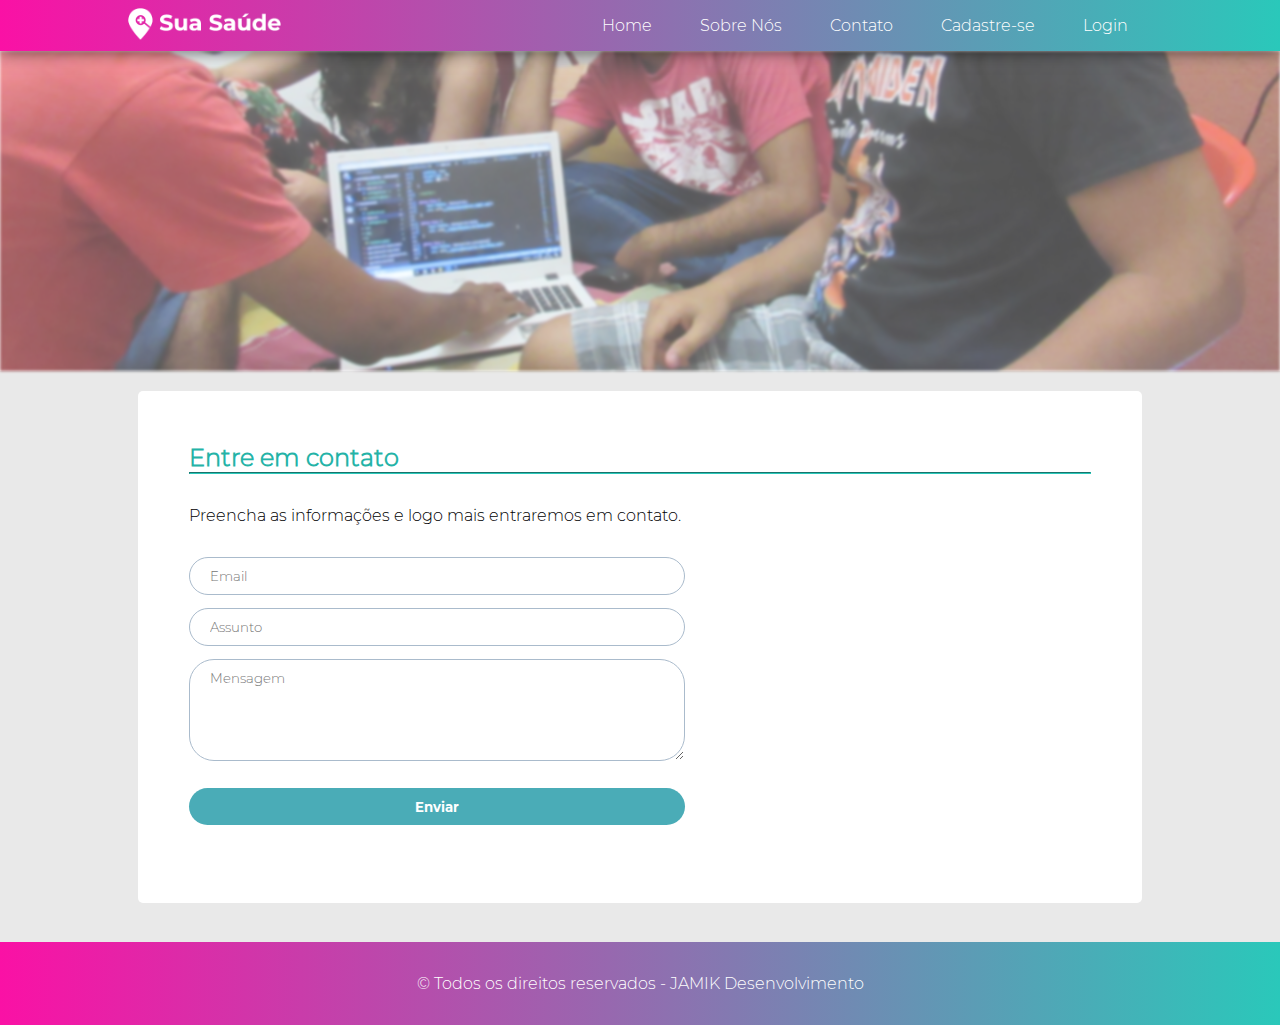
<file: Contato.html>
<!DOCTYPE html>
<html lang="pt-br">
    <head>
        <meta charset="UTF-8">
        <meta name="viewport" content="width=device-width, initial-scale=1.0, maximum-scale=1, user-scalable=no">
        <meta http-equiv="X-UA-Compatible" content="ie=edge">
        
        <link rel="shortcut icon" href="img/favicon.png" type="image/x-icon">        
        <link rel="stylesheet" href="css/style.css">
        <link rel="stylesheet" href="css/subPaginas.css">
    
        <title>Sua Saúde - Contato</title>
    </head>

<body>
    <!-- cabeçalho -->
    <header class="cabecalho">
        <div class="logo">
            <a href="index.html"><img src="img/logo.png" alt="Sua Saúde"></a>
        </div>
        <nav class="nav-bar">
            <ul class="menu">
                <li class="botao">
                    <a href="index.html" class="btn-menu">Home</a>
                </li>
                <li class="botao">
                    <a href="sobreNós.html" class="btn-menu">Sobre Nós</a>
                </li>
                <li class="botao">
                    <a href="Contato.html" class="btn-menu">Contato</a>
                </li>
                <li class="botao">
                    <a href="cadastroPaciente.html" class="btn-menu">Cadastre-se</a>
                </li>
                <li class="botao ">
                    <div class="drop-login">Login</div>
                    <div class="menu-login">
                        <form class="login-form" action="loginPaciente.html">
                            <input class="campo-login i-pessoa" type="text" placeholder="Login">
                            <input class="campo-login i-cadeado" type="password" placeholder="Senha">
                            <input class="btn-login" type="submit" value="Entrar">
                        
                            <section class="check-termos">
                                <input type="checkbox" name="lembrarSenha">
                                <label for="lembrarSenha">Lembrar minha senha</label>
                            </section>
                            <a href="#" class="esqueceuSenha">Esqueceu a senha?</a>
                        </form>
                    </div>
                </li>
            </ul>
        </nav>
    </header>

    <!-- imagem inicial -->
    <div class="content3">
        <div class="bg-contato"></div>
    </div>

    <!-- publicação -->
    <div class="publicacao">
        <div class="publi contato">
            <p><h2 class="tituloPubli">Entre em contato</h2></p>
            <hr>
            <p class="textoTitulo">Preencha as informações e logo mais entraremos em contato.</p>
            <form action="">
                <input type="email" placeholder="Email" name="email" class="inpContato email">
                <input type="text" placeholder="Assunto" name="assunto" class="inpContato assunto">
                <textarea placeholder="Mensagem" name="message"  class="message" cols="20" rows="5"></textarea>
    
                <input type="button" value="Enviar" class="btn-contato">
            </form>
        </div>
    </div>

    <!-- rodapé -->
    <footer class="rodape sobre">
        &copy; Todos os direitos reservados - JAMIK Desenvolvimento
    </footer>

    <script src="js/index.js"></script>

</body>

</html>
</file>
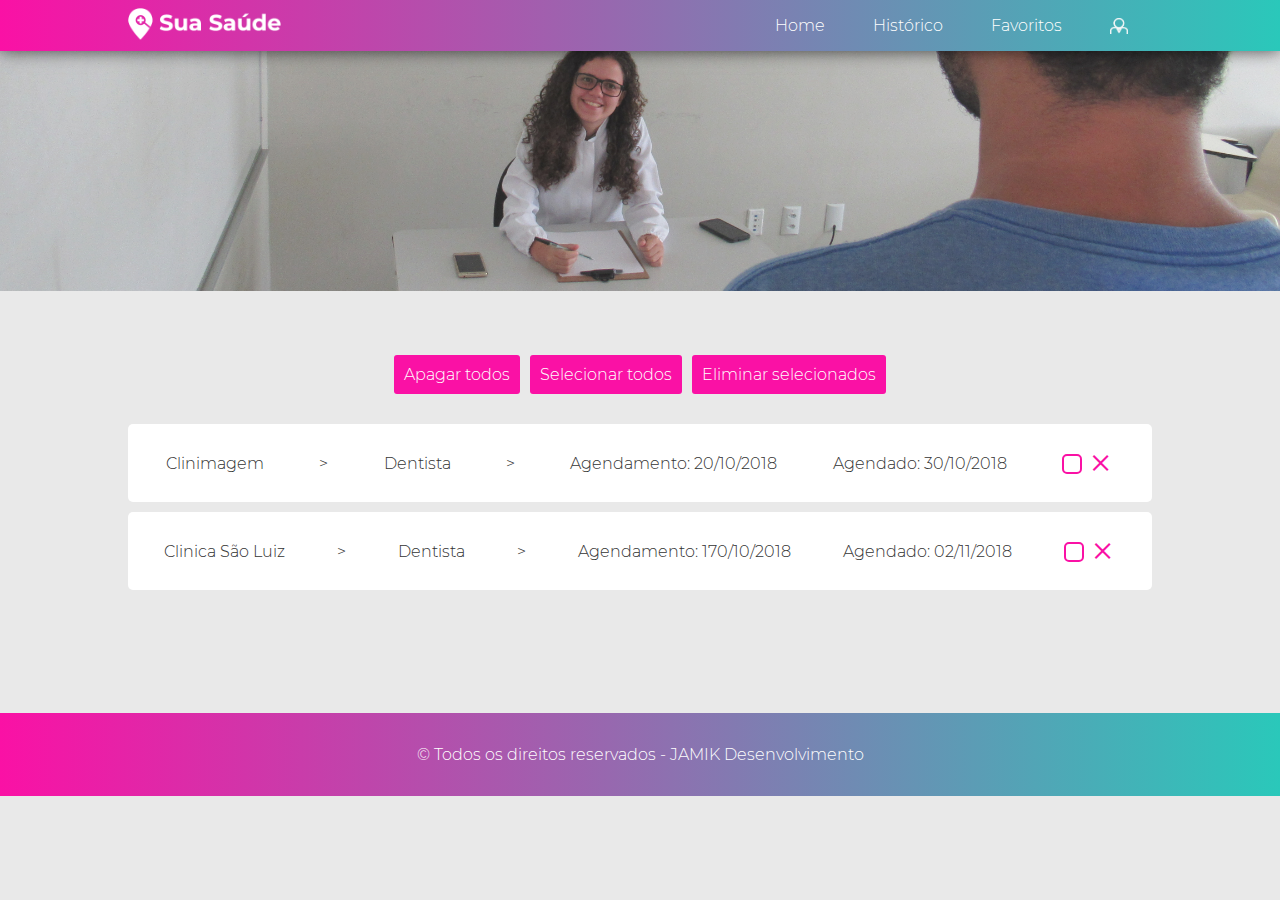
<file: historico.html>
<!DOCTYPE html>
<html lang="pt-br">
    <head>
        <meta charset="UTF-8">
        <meta name="viewport" content="width=device-width, initial-scale=1.0, maximum-scale=1, user-scalable=no">
        <meta http-equiv="X-UA-Compatible" content="ie=edge">
        
        <link rel="shortcut icon" href="img/favicon.png" type="image/x-icon">        
        <link rel="stylesheet" href="css/style.css">
        <link rel="stylesheet" href="css/subPaciente.css">
    
        <title>Sua Saúde - Histórico</title>
    </head>

<body>
    <!-- cabeçalho -->
    <header class="cabecalho">
        <div class="logo">
            <a href="loginPaciente.html"><img src="img/logo.png" alt="Sua Saúde"></a>
        </div>
        <nav class="nav-bar">
            <ul class="menu">
                <li class="botao">
                    <a href="loginPaciente.html" class="btn-menu">Home</a>
                </li>
                <li class="botao">
                    <a href="historico.html" class="btn-menu">Histórico</a>
                </li>
                <li class="botao">
                    <a href="favoritos.html" class="btn-menu">Favoritos</a>
                </li>
                <li class="botao login-a">
                    <div class="drop-login">
                        <div class="login-img"></div>
                    </div>
                    <div class="menu-login">
                        <ul>
                            <a href="#"><li>Perfil</li></a>
                            <a href="#"><li>Configurações</li></a>
                            <a href="index.html"><li>Sair</li></a>
                        </ul>
                    </div>
                </li>
            </ul>
        </nav>
    </header>

    <!-- imagem inicial -->
    <div class="content1">
        <div class="bg-image4"></div>
    </div>

    <!-- historico -->
    <div class="his-container">
        <header class="his-top-btns">
            <button class="his-btn">Apagar todos</button>
            <button class="his-btn">Selecionar todos</button>
            <button class="his-btn">Eliminar selecionados</button>
        </header>
        <div class="cards-container">
            
            <div class="his-card">
                <p class="his-clinica">Clinimagem</p>
                <span>></span>
                <p class="his-servico">Dentista</p>
                <span>></span>
                <p class="his-marcado">Agendamento:
                    <span>20/10/2018</span></p>
                <p class="his-agendado">Agendado:
                    <span>30/10/2018</span></p>
                <div class="action-btns">
                    <div class="card-botao">
                        <input type="checkbox" name="optionss" value="ew" id="opcao">
                        <label for="opcao"></label>
                    </div>
                    <div class="btn-del">&times;</div>
                </div>
            </div>
            <div class="his-card">
                <p class="his-clinica">Clinica São Luiz</p>
                <span>></span>
                <p class="his-servico">Dentista</p>
                <span>></span>
                <p class="his-marcado">Agendamento:
                    <span>170/10/2018</span></p>
                <p class="his-agendado">Agendado:
                    <span>02/11/2018</span></p>
                <div class="action-btns">
                    <div class="card-botao">
                        <input type="checkbox" name="option1" id="opcao1">
                        <label for="opcao1"></label>
                    </div>
                    <div class="btn-del">&times;</div>
                </div>
            </div>
        </div>
    </div>

    <!-- rodapé -->
    <footer class="rodape sobre">
        &copy; Todos os direitos reservados - JAMIK Desenvolvimento
    </footer>

    <script src="./js/jquery-3.3.1.min.js"></script>
    <script src="js/index.js"></script>
    <script type="text/javascript">
        let dados = JSON.parse(localStorage.getItem('dadosHistorico'));
        console.log(dados);

        function init(){
            let original = $( '.cards-container').html();
            console.log(original);
            $( '.cards-container').text('');
            for(let his of dados.historico){
                createCard(his);
            };
            $( '.cards-container').append(original);
        }
        init();

        function createCard(data){
            let card = '<div class="his-card">'+
                        '<p class="his-clinica">'+data.clinica+'</p>'+
                        '<span>></span>'+
                        '<p class="his-servico">'+data.servico+'</p>'+
                        '<span>></span>'+
                        '<p class="his-marcado">Agendamento: '+
                            '<span>'+data.dataAgendamento+'</span></p>'+
                        '<p class="his-agendado">Agendado: '+
                            '<span>'+data.agendadoPara+'</span></p>'+
                        '<div class="action-btns">'+
                            '<div class="card-botao">'+
                                '<input type="checkbox" name="option1" id="opcao1">'+
                                '<label for="opcao1"></label>'+
                            '</div>'+
                            '<div class="btn-del">&times;</div>'+
                        '</div>'+
                    '</div>'

            $( '.cards-container').append($(card));
        };

        $('.btn-del').click(function(event) {
            /* Act on the event */
            $(this).parents('.his-card').hide();
        });
        


    </script>

</body>

</html>
</file>
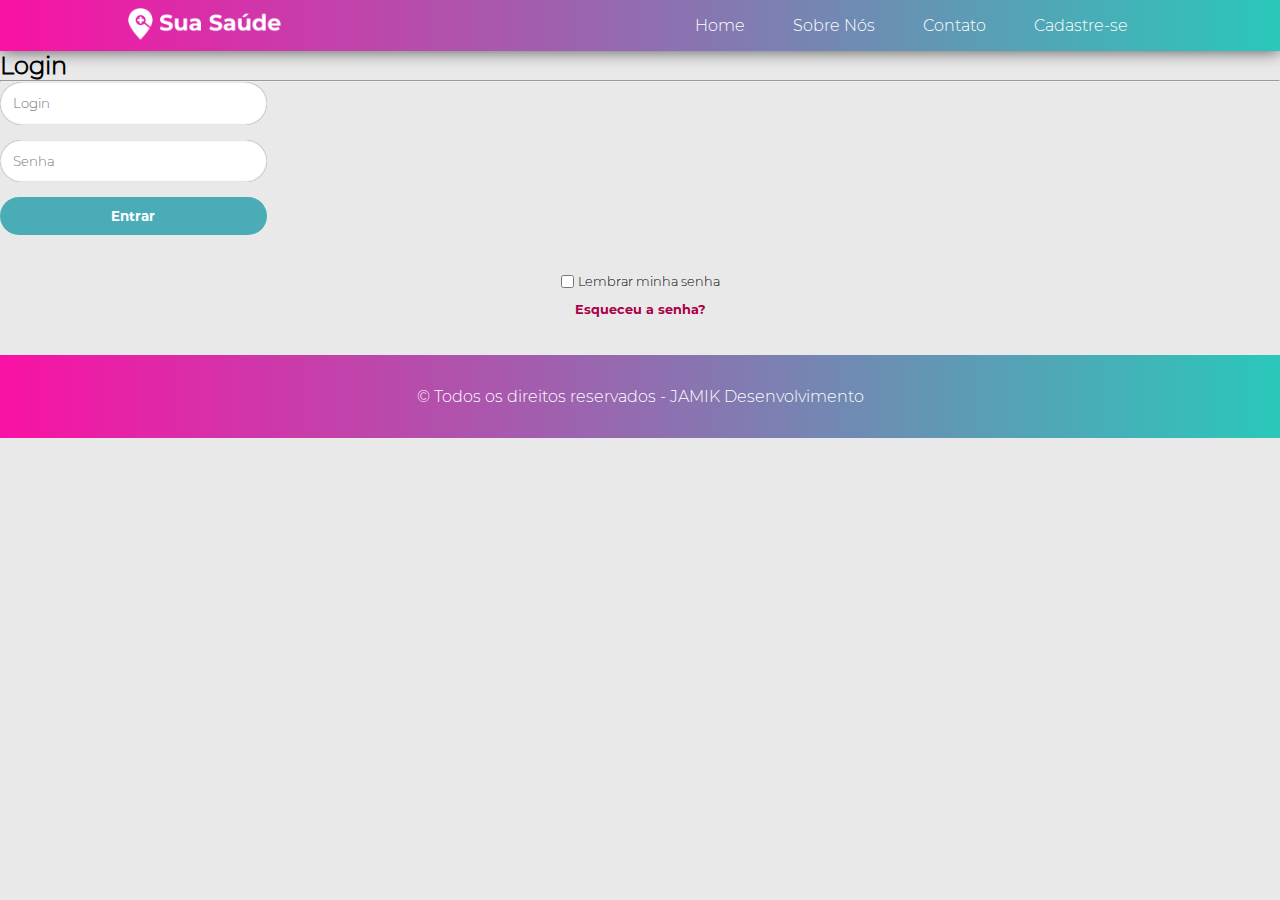
<file: login-mobile.html>
<!DOCTYPE html>
<html lang="pt-br">
    <head>
        <meta charset="UTF-8">
        <meta name="viewport" content="width=device-width, initial-scale=1.0, maximum-scale=1, user-scalable=no">
        <meta http-equiv="X-UA-Compatible" content="ie=edge">
        
        <link rel="shortcut icon" href="img/favicon.png" type="image/x-icon">        
        <link rel="stylesheet" href="css/style.css">
    
        <title>Sua Saúde</title>
    </head>

<body>
    <!-- cabeçalho -->
    <header class="cabecalho">
        <div class="open-menu-btn">
            <div class="bar1"></div>
            <div class="bar2"></div>
            <div class="bar3"></div>
        </div>
        <div class="logo">
            <a href="index.html"><img src="img/logo.png" alt="Sua Saúde"></a>
        </div>
        <nav class="nav-bar">
            <ul class="menu">
                <li class="botao">
                    <a href="index.html" class="btn-menu">Home</a>
                </li>
                <li class="botao">
                    <a href="sobreNós.html" class="btn-menu">Sobre Nós</a>
                </li>
                <li class="botao">
                    <a href="Contato.html" class="btn-menu">Contato</a>
                </li>
                <li class="botao">
                    <a href="cadastroPaciente.html" class="btn-menu">Cadastre-se</a>
                </li>
                
            </ul>
        </nav>
    </header>

    <!-- login -->
    <div class="login-container">
        <div class="menu-login">
            <p>
                <h2 class="tituloLg">Login</h2>
            </p>
            <hr>
            <form class="login-form" action="loginPaciente.html">
                <input class="campo-login i-pessoa" type="text" placeholder="Login">
                <input class="campo-login i-cadeado" type="password" placeholder="Senha">
                <input class="btn-login" type="submit" value="Entrar">
            
                <section class="check-termos">
                    <input type="checkbox" name="lembrarSenha">
                    <label for="lembrarSenha">Lembrar minha senha</label>
                </section>
                <a href="#" class="esqueceuSenha">Esqueceu a senha?</a>
            </form>
        </div>
    </div>

    <!-- rodapé -->
    <footer class="rodape">
        &copy; Todos os direitos reservados - JAMIK Desenvolvimento
    </footer>

    <script type="text/javascript" src="./js/jquery-3.3.1.min.js"></script>
    <script type="text/javascript" src="./js/mobile-functions.js"></script>
    <!-- <script src="js/mostrarLogin.js"></script> -->

</body>

</html>
</file>
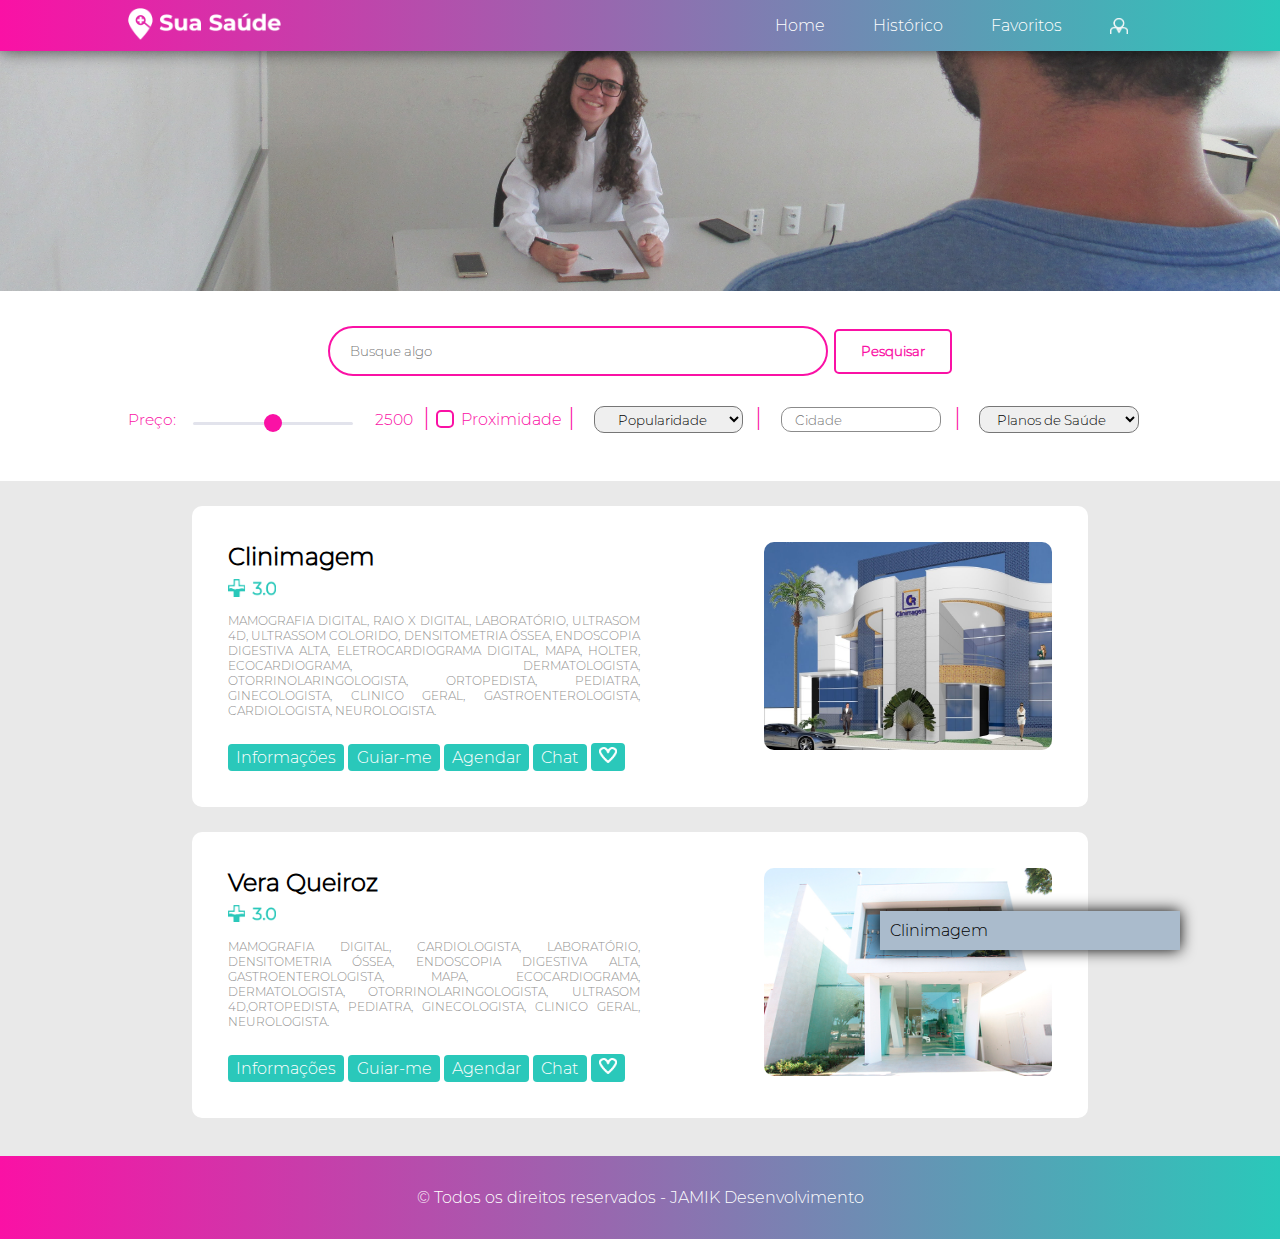
<file: loginPaciente.html>
<!DOCTYPE html>
<html lang="pt-br">
    <head>
        <meta charset="UTF-8">
        <meta name="viewport" content="width=device-width, initial-scale=1.0, maximum-scale=1, user-scalable=no">
        <meta http-equiv="X-UA-Compatible" content="ie=edge">
        
        <link rel="shortcut icon" href="img/favicon.png" type="image/x-icon">        
        <link rel="stylesheet" href="css/style.css">
        <link rel="stylesheet" href="css/subPaciente.css">
    
        <title>Sua Saúde - Paciente</title>
    </head>

<body>
    <!-- cabeçalho -->
    <header class="cabecalho">
        <!-- responsive -->
        <div class="open-menu-btn">
            <div class="bar1"></div>
            <div class="bar2"></div>
            <div class="bar3"></div>
        </div>
        <div class="pesquisa-c">
            <form>
                <input type="text" name="">
                <button type="submit" class="btn-pesquisa-c"></button>
            </form>
        </div>
        <div class="logo">
            <a href="loginPaciente.html"><img src="img/logo.png" alt="Sua Saúde"></a>
        </div>
        <!-- fim responsive -->
        <nav class="nav-bar">
            <ul class="menu">
                <li class="botao">
                    <a href="loginPaciente.html" class="btn-menu">Home</a>
                </li>
                <li class="botao">
                    <a href="historico.html" class="btn-menu">Histórico</a>
                </li>
                <li class="botao">
                    <a href="favoritos.html" class="btn-menu">Favoritos</a>
                </li>
                <li class="botao login-a">
                    <div class="drop-login">
                        <div class="login-img"></div>
                    </div>
                    <div class="menu-login">
                        <ul>
                            <a href="#"><li>Perfil</li></a>
                            <a href="#"><li>Configurações</li></a>
                            <a href="index.html"><li>Sair</li></a>
                        </ul>
                    </div>
                </li>
            </ul>
        </nav>
    </header>

    <!-- imagem inicial -->
    <div class="content1">
        <div class="bg-image4"></div>
    </div>

    <!--pesquisar -->
    <div class="content2">
        <form action="">
            <input type="search" name="pesquisa" class="pesquisa" placeholder="Busque algo">
            <input type="submit" value="Pesquisar" class="btnPesquisar">

            <div class="filtros">
                <span class="precoConsulta">
                    Preço: <input type="range" class="rangeInput" name="precoConsulta" min="50" max="5000" id="">
                    <div class="valorRange">2500</div>
                </span>|
                <span class="proximidade">
                    <input type="checkbox" name="proximidade" id="proximo">
                    <label for="proximo">Proximidade</label>
                </span>|
                <select name="popularidade" class="popularidade">
                    <option value="Nenhum">Popularidade</option>
                    <option value="1.0">1.0</option>
                    <option value="2.0">2.0</option>
                    <option value="3.0">3.0</option>
                    <option value="4.0">4.0</option>
                    <option value="5.0">5.0</option>
                </select>|
                <input type="text" placeholder="Cidade" name="cidade" class="cidadePaciente">|
                <select name="planoSaude" class="planoSaude">
                    <option value="Nenhum">Planos de Saúde</option>
                    <option value="Unimed">Unimed</option>
                    <option value="Hapvida">Hapvida</option>
                    <option value="SulAmérica">SulAmérica</option>
                    <option value="Bradesco Saúde">Bradesco Saúde</option>
                    <option value="Amil">Amil</option>
                    <option value="Gamec">Gamec</option>
                </select>
            </div>

        </form>
    </div>

    <div class="resultPesquisa"></div>

    <!--pesquisas frequentes/cookies-->
    <div class="frequente">
        
        <div class="cookies" name="Clinimagem">
            <div class="pesq1">
                <div class="slider"></div>

                <h2>Clinimagem</h2>
                <div class="nota"></div>

                <p class="textoPesq">
                    MAMOGRAFIA DIGITAL, RAIO X  DIGITAL, LABORATÓRIO,
                    ULTRASOM 4D, ULTRASSOM COLORIDO, DENSITOMETRIA ÓSSEA,
                    ENDOSCOPIA DIGESTIVA ALTA, ELETROCARDIOGRAMA DIGITAL,
                    MAPA, HOLTER, ECOCARDIOGRAMA, DERMATOLOGISTA, OTORRINOLARINGOLOGISTA,
                    ORTOPEDISTA, PEDIATRA, GINECOLOGISTA, CLINICO GERAL,
                    GASTROENTEROLOGISTA, CARDIOLOGISTA, NEUROLOGISTA.
                </p>

                <button type="button" value="Informações" class="btnFichaPesq">Informações</button>
                <button type="button" value="Guiar-me" class="btnFichaPesq">Guiar-me</button>
                <button type="button" value="Agendar" class="btnFichaPesq">Agendar</button>
                <button id="btn-chat" type="button" value="Chat" class="btnFichaPesq">Chat</button>
                <button class="btnFichaPesq"><img src="img/icones/favoritar.png" alt=""></button>
            </div>
        </div>
        <div class="cookies" name="Vera Queiroz">
            <div class="pesq1" id="cl2">
                <div class="slider"></div>

                <h2>Vera Queiroz</h2>
                <div class="nota">
                    
                </div>

                <p class="textoPesq">
                    MAMOGRAFIA DIGITAL, CARDIOLOGISTA, LABORATÓRIO,
                     DENSITOMETRIA ÓSSEA,
                    ENDOSCOPIA DIGESTIVA ALTA, GASTROENTEROLOGISTA, MAPA, ECOCARDIOGRAMA, DERMATOLOGISTA, OTORRINOLARINGOLOGISTA,
                    ULTRASOM 4D,ORTOPEDISTA, PEDIATRA, GINECOLOGISTA, CLINICO GERAL,
                     NEUROLOGISTA.
                </p>

                <button type="button" value="Informações" class="btnFichaPesq">Informações</button>
                <button type="button" value="Guiar-me" class="btnFichaPesq">Guiar-me</button>
                <button type="button" value="Agendar" class="btnFichaPesq">Agendar</button>
                <button id="btn-chat" type="button" value="Chat" class="btnFichaPesq">Chat</button>
                <button class="btnFichaPesq"><img src="img/icones/favoritar.png" alt=""></button>
            </div>
        </div>
    </div>

    <!-- rodapé -->
    <footer class="rodape">
        &copy; Todos os direitos reservados - JAMIK Desenvolvimento
    </footer>

    <!-- overlay -->
    <div class="overlayInfo">
        <div class="quadroInfo">
            <span class="btn-fechar">&times;</span>
            <div class="slider"></div>

            <h2>Clinimagem</h2>
            <div class="nota"></div>
            <div class="contatoInfo">
                <b>Contato:</b> <span class="ctt">(89) 987651234</span> <br>
                <b>Endereço:</b> <span class="edr">Av. Dos Namorados, 123, Quixadá</span>
            </div>
            <p class="textoPesq">
                MAMOGRAFIA DIGITAL, RAIO X  DIGITAL, LABORATÓRIO,
                ULTRASOM 4D, ULTRASSOM COLORIDO, DENSITOMETRIA ÓSSEA,
                ENDOSCOPIA DIGESTIVA ALTA, ELETROCARDIOGRAMA DIGITAL,
                MAPA, HOLTER, ECOCARDIOGRAMA, DERMATOLOGISTA, OTORRINOLARINGOLOGISTA,
                ORTOPEDISTA, PEDIATRA, GINECOLOGISTA, CLINICO GERAL,
                GASTROENTEROLOGISTA, CARDIOLOGISTA, NEUROLOGISTA.
            </p>
            
        </div>
    </div>

    <!-- chat -->
    <div class="chat">
        <div class="titulo">Clinimagem</div>
        <div class="conteudo">
            <div class="conversa">
                <div class="foto"></div>
                <span>Olá, Como posso ajudar?</span>
            </div>
            <form>
                <input class="input" placeholder="Digite uma mensagem" type="text">
            </form>
        </div>
    </div>


    <script src="js/jquery-3.3.1.min.js"></script>  
    <script src="js/jquery.mask.min.js"></script>
    <script src="js/index.js"></script>
    <script src="js/dados.js"></script>
    <script >

        if(!localStorage.dadosHistorico)
            localStorage.setItem('dadosHistorico', JSON.stringify({historico: []}));
            



        // BUSCA

        $('.content2 form').on('submit', function(event) {
            console.log(event);
            event.preventDefault();
            console.log( $( this ).serialize() );
            console.log( $('div [name="Vera Queiroz"]') );

            // $('div [name="Vera Queiroz"] .nota').css({
            //         background: 'url(./img/notaClinica/5.png)',
            //         backgroundSize: 'cover'
            // });
            myFunction();
        });

        function myFunction() {
            var filter, obj, a, i, txtValue;
            let achou = false;
            let listCli = [];
            filter = $('.pesquisa').val().toUpperCase();
            obj = getAllCli();
            console.log(obj)
            for (i = 0; i < obj.length; i++) {
                // a = obj[i].getElementsByTagName("h2")[0];
                txtValue = obj[i].nome;
                if (txtValue.toUpperCase().indexOf(filter) > -1) {
                    listCli.push(obj[i]);
                    achou = true;
                } else {
                    // console.log($(obj[i]));
                    // listDel.push($(obj[i]));
                }
            }
            if(achou){
                $( '.resultPesquisa').text('');
                for(let cli of listCli){createCli(cli)};
                activeInfoBtn();
                activeAgendBtn();
                activeGuiBtn();
                $('.frequente').hide();

            }else{
                alert('nao achou');
            }
        }

        // for (let cli of banco.clinicas){
        //     createCli(cli);
            
        // }
        function createCli(clinica){
            let a = '<div class="cookies" name="'+clinica.nome+'">'+
                '<div class="pesq1" id="cl2">'+
                    '<div class="slider"></div>'+

                    '<h2>'+clinica.nome+'</h2>'+
                    '<div class="nota" style="background: url(./img/notaClinica/'+clinica.nota+'.png) 0 0/cover"></div>'+

                    '<p class="textoPesq">'+clinica.servicos+'</p>'+

                    '<button type="button" value="Informações" class="btnFichaPesq">Informações</button>'+
                    '<button type="button" value="Guiar-me" class="btnFichaPesq">Guiar-me</button>'+
                    '<button type="button" value="Agendar" class="btnFichaPesq">Agendar</button>'+
                    '<button id="btn-chat" type="button" value="Chat" class="btnFichaPesq">Chat</button>'+
                    '<button class="btnFichaPesq"><img src="img/icones/favoritar.png" alt=""></button>'+
                '</div>'+
            '</div>'

            $( '.resultPesquisa').append($(a));
        };

        function getCliByName(name){
            for (let cli of banco.clinicas){
                if (cli.nome == name){
                    return cli;
                }
            }
            return false;
        };
        function getAllCli(){
            let list = [];
            for (let cli of banco.clinicas){
                list.push(cli);
            };
            return list;
        };

        function activeInfoBtn(){
            $('button[value="Informações"]').click(function(event) {
                /* Act on the event */
                let nome = $(this).parents('.cookies').attr('name');
                let cli = getCliByName(nome);
                console.log(cli);
                $('.overlayInfo h2').text(cli.nome);
                $('.overlayInfo .ctt').text(cli.contato);
                $('.overlayInfo .edr').text(cli.endereco);
                $('.overlayInfo .textoPesq').text(cli.servicos);
                $('.overlayInfo .nota').css('background', 'url(./img/notaClinica/'+cli.nota+'.png) 0 0/cover');
                $('.overlayInfo').show();
            });
        };
        activeInfoBtn();
        $('.btn-fechar').click(function(event) {
            /* Act on the event */
            $('.overlayInfo').hide();

        });

        function activeAgendBtn(){
            $('button[value="Agendar"]').click(function(event) {
                /* Act on the event */
                let nome = $(this).parents('.cookies').attr('name');
                let cli = getCliByName(nome);
                
                localStorage.setItem('dadosClinica', JSON.stringify(cli));
                window.location.assign('agendar.html');
            });
        };
        activeAgendBtn();

        function activeGuiBtn(){
            $('button[value="Guiar-me"]').click(function(event) {
                /* Act on the event */
                let nome = $(this).parents('.cookies').attr('name');
                let cli = getCliByName(nome);
                
                localStorage.setItem('dadosGuiar-me', JSON.stringify(cli));
                window.location.assign('guiarme.html');
            });
        };
        activeGuiBtn();


    </script>

</body>

</html>
</file>
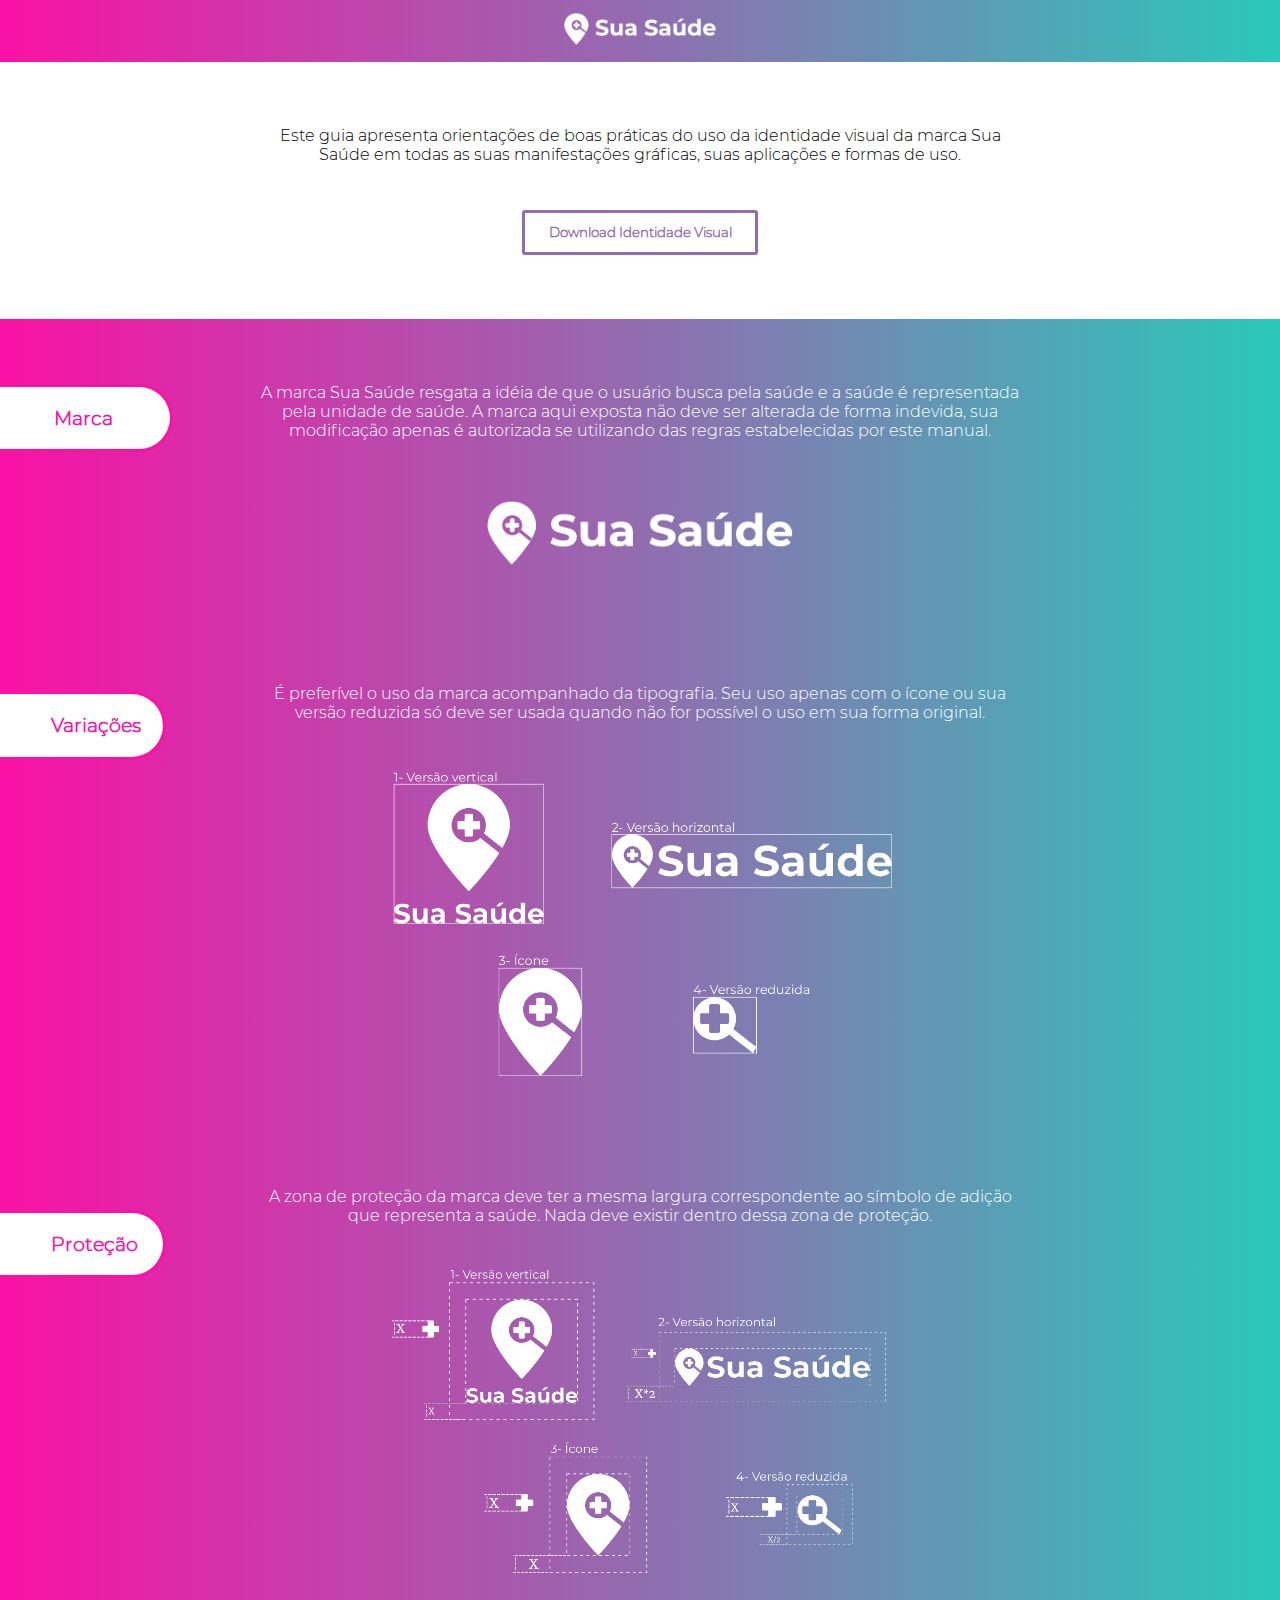
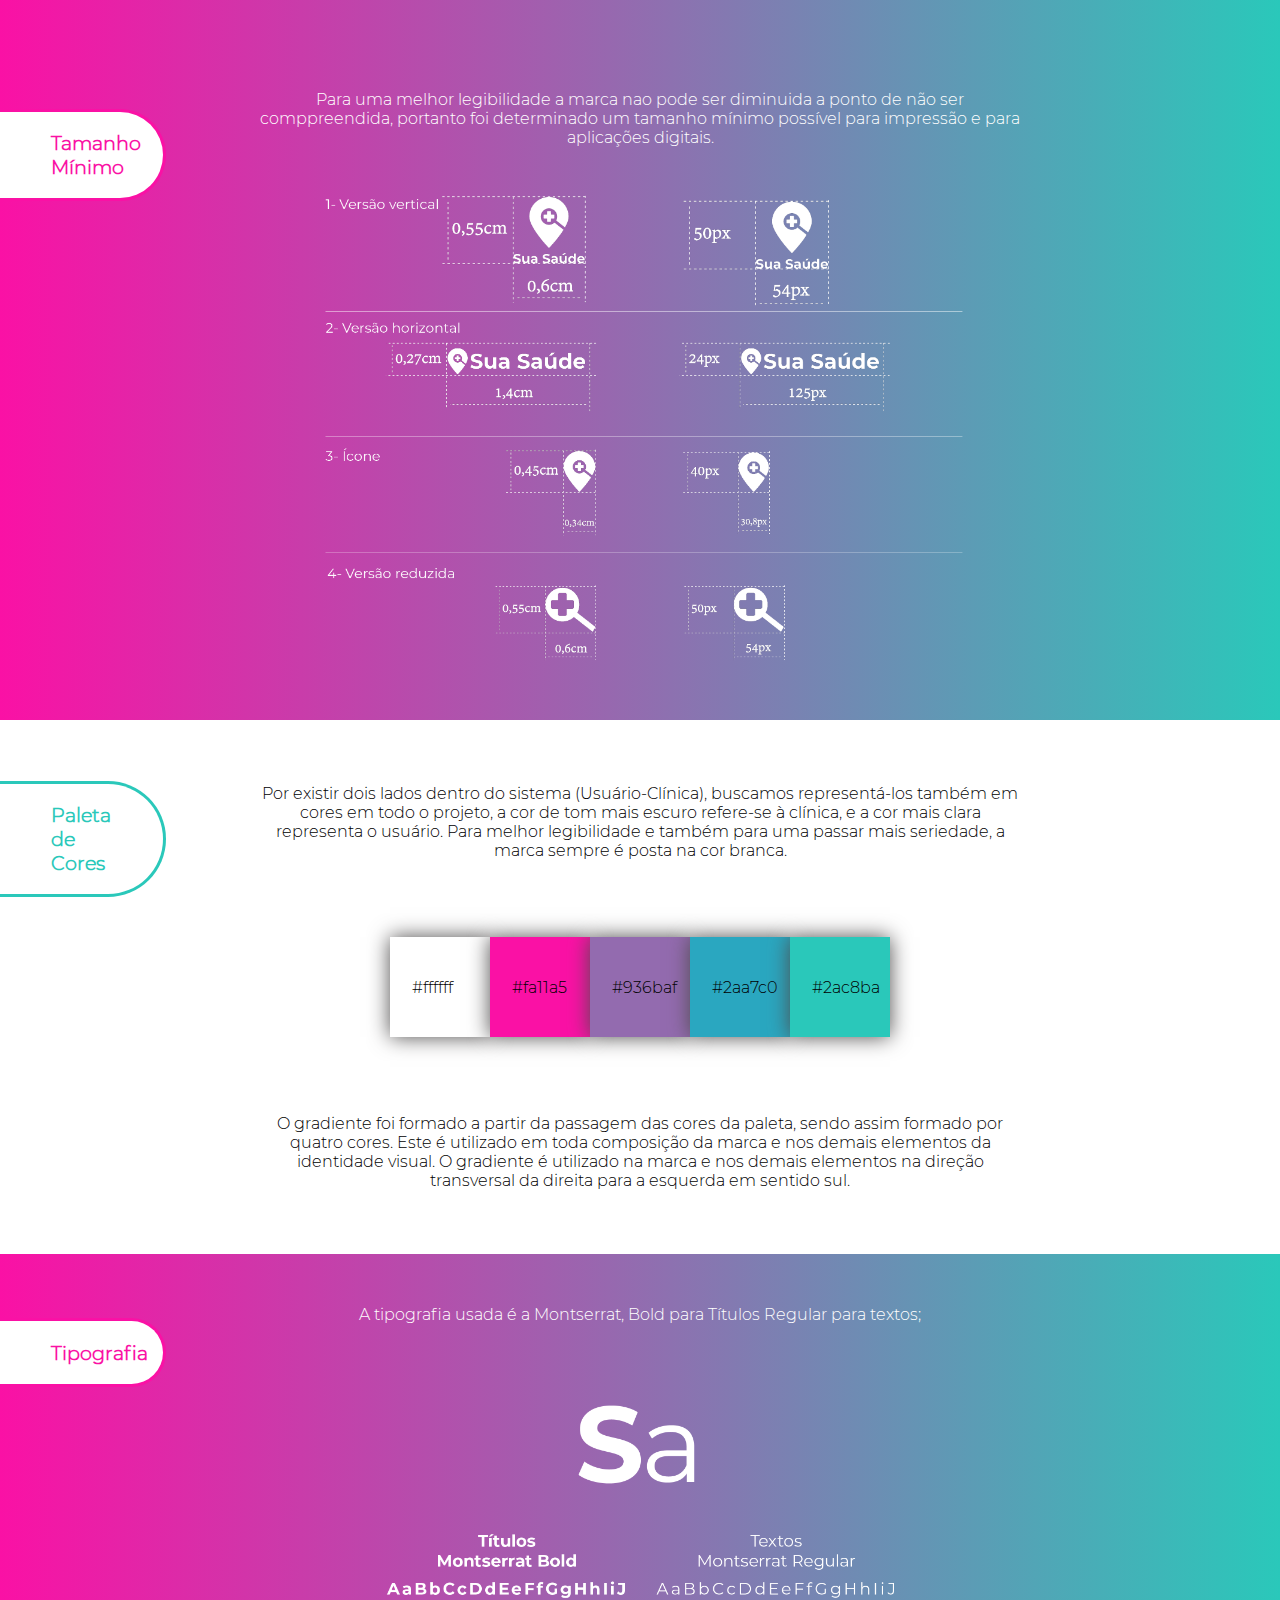
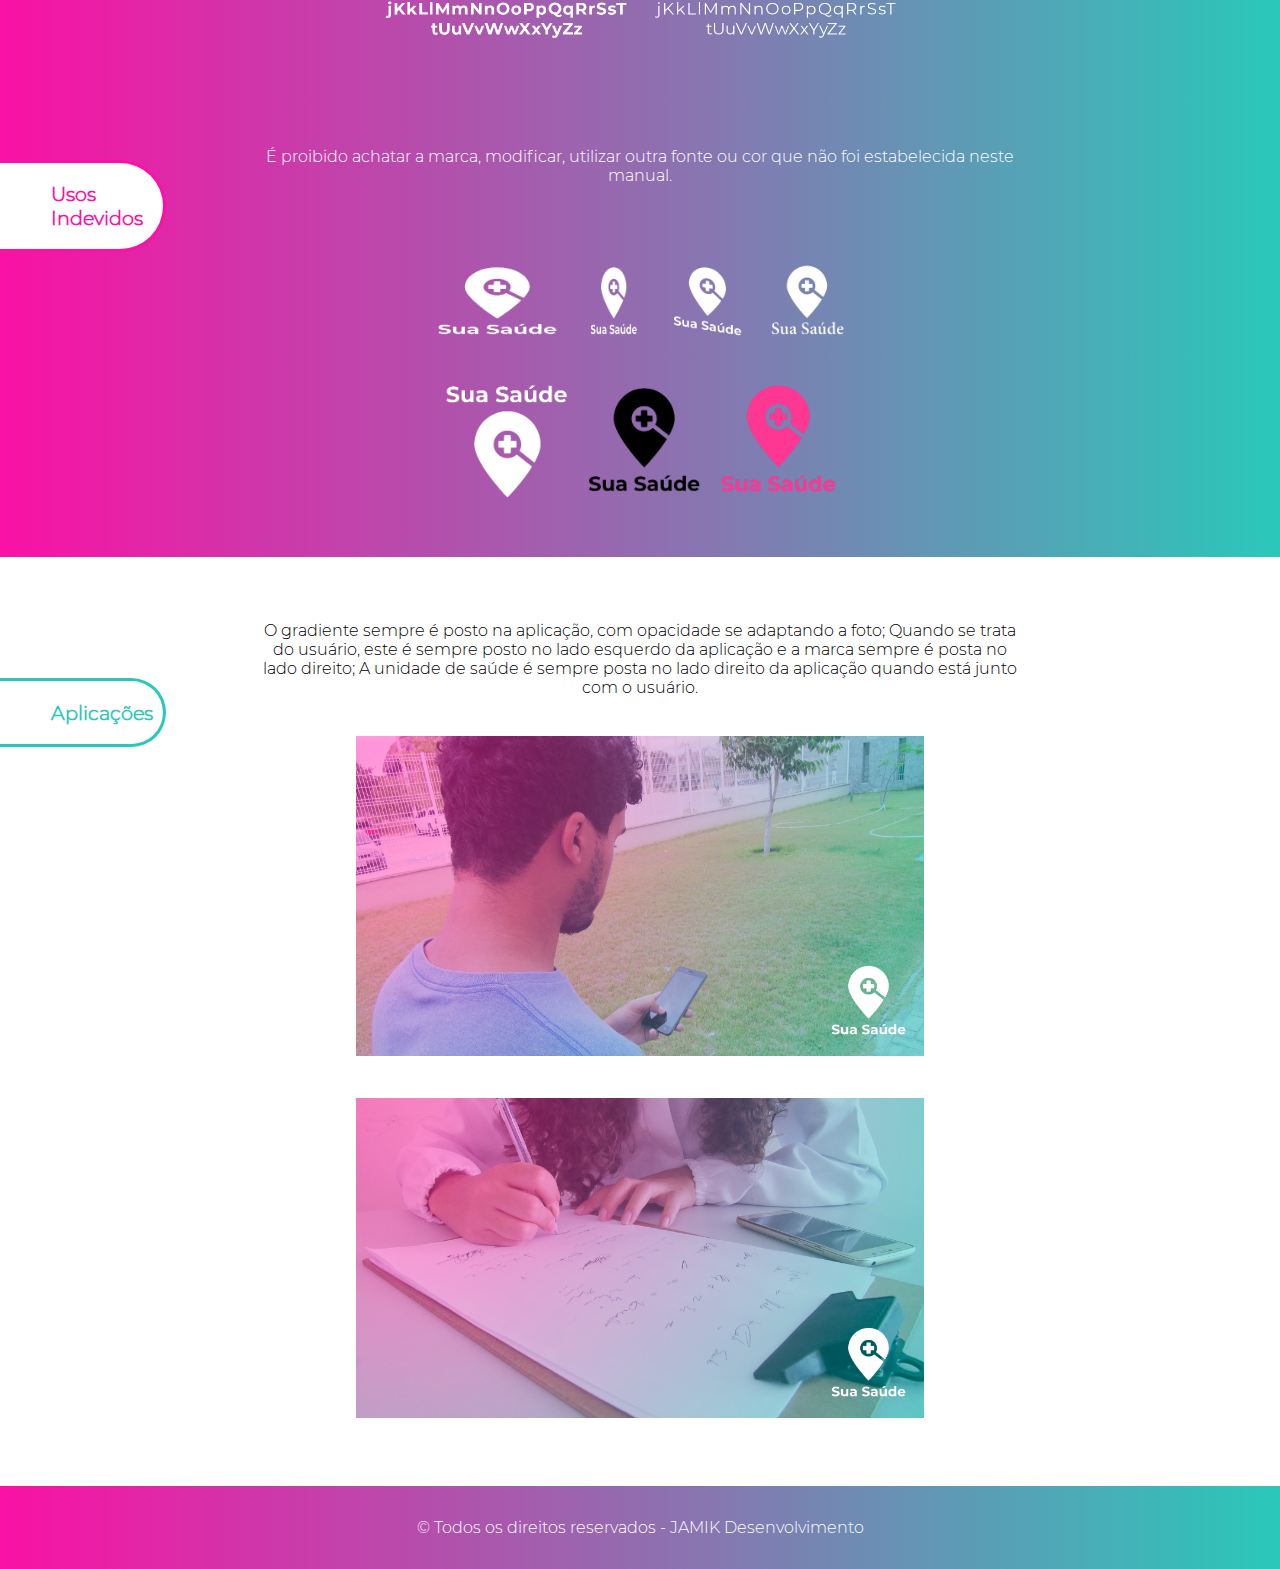
<file: manualMarca.html>
<!DOCTYPE html>
<html lang="pt-br">
    <head>
        <meta charset="UTF-8">
        <meta name="viewport" content="width=device-width, initial-scale=1.0, maximum-scale=1, user-scalable=no">
        <meta http-equiv="X-UA-Compatible" content="ie=edge">
        
        <link rel="shortcut icon" href="img/favicon.png" type="image/x-icon">        
        <link rel="stylesheet" href="css/manualMarca.css">
        <link rel="stylesheet" href="css/subPaginas.css">

        <title>Sua Saúde - Identidade Visual</title>
    </head>

<body>
    <!-- cabeçalho -->
    <header class="cabecalho">
        <div class="logo">
            <a href="index.html"><img src="img/logo.png" alt="Sua Saúde"></a>
        </div>
    </header>

    <!-- apresentacao -->
    <div class="apresentacao">
        <p>Este guia apresenta orientações de boas práticas do uso
        da identidade visual da marca Sua Saúde em todas as suas
        manifestações gráficas, suas aplicações e formas de uso.</p>
        <a href="assets/Sua Saúde-Identidade Visual.zip" target="_blank"><input type="button" value="Download Identidade Visual" class="btn-downloadMarca"></a>
    </div>

    <div class="marca">
        <div class="cartaoMarca">Marca</div>
        <p>A marca Sua Saúde resgata a idéia de que o usuário busca 
            pela saúde e a saúde é representada pela unidade de saúde.
            A marca aqui exposta não deve ser alterada de forma indevida,
            sua modificação apenas é autorizada se utilizando das 
            regras estabelecidas por este manual.</p>

        <img src="img/logo.png" alt="">
    </div>
    <div class="cartao">
        <div class="cartaoVar">Variações</div>
        <p>É preferível o uso da marca acompanhado da tipografia. 
            Seu uso apenas com o ícone ou sua versão reduzida só deve 
            ser usada quando não for possível o uso em sua forma 
            original.</p>

        <img src="img/manual/var.png" class="var" alt="">
    </div>
    <div class="cartao">
        <div class="cartaoProt">Proteção</div>
        <p>A zona de proteção da marca deve ter a mesma largura 
            correspondente ao símbolo de adição que representa a 
            saúde. Nada deve existir dentro dessa zona de proteção.</p>

        <img src="img/manual/prot.png" class="var" alt="">
    </div>
    <div class="cartao">
        <div class="cartaoTMin">Tamanho Mínimo</div>
        <p>Para uma melhor legibilidade a marca nao pode ser diminuida 
            a ponto de não ser comppreendida, portanto foi determinado 
            um tamanho mínimo possível para impressão e para aplicações 
            digitais.</p>

        <img src="img/manual/tamM.png" class="prot" alt="">
    </div>
    <div class="apresentacao">
        <div class="cartaoPaleta">Paleta de Cores</div>
        <p>Por existir dois lados dentro do sistema (Usuário-Clínica), 
            buscamos representá-los também em cores em todo o projeto, a 
            cor de tom mais escuro refere-se à clínica, e a cor mais 
            clara representa o usuário. Para melhor legibilidade e também
            para uma passar mais seriedade, a marca sempre é posta na cor 
            branca.</p>
        <div class="cores">
            <div class="cor" style="background:#ffffff">#ffffff</div>
            <div class="cor" style="background:#fa11a5">#fa11a5</div>
            <div class="cor" style="background:#936baf">#936baf</div>
            <div class="cor" style="background:#2aa7c0">#2aa7c0</div>
            <div class="cor" style="background:#2ac8ba">#2ac8ba</div>
        </div>
        <p>O gradiente foi formado a partir da passagem das cores da 
            paleta, sendo assim formado por quatro cores. Este é 
            utilizado em toda composição da marca e nos demais 
            elementos da identidade visual. O gradiente é utilizado 
            na marca e nos demais elementos na direção transversal
            da direita para a esquerda em sentido sul.</p>
    </div>
    <div class="cartao">
        <div class="cartaoTipo">Tipografia</div>
        <p>A tipografia usada é a Montserrat,
        Bold para Títulos
        Regular para textos;</p>

        <img src="img/manual/tipo.png" class="tipo" alt="">
    </div>
    <div class="cartao">
        <div class="cartaoUso">Usos Indevidos</div>
        <p>É proibido achatar a marca, modificar, utilizar outra 
            fonte ou cor que não foi estabelecida neste manual.</p>

        <img src="img/manual/proib.png" class="tipo" alt="">
    </div>
    <div class="apresentacao">
        <div class="cartaoAplica">Aplicações</div>
        <p>O gradiente sempre é posto na aplicação, com opacidade 
            se adaptando a foto; Quando se trata do usuário, este 
            é sempre posto no lado esquerdo da aplicação e a marca 
            sempre é posta no lado direito; A unidade de saúde é 
            sempre posta no lado direito da aplicação quando está 
            junto com o usuário.</p>
        <img src="img/img04.jpg" alt="">
        <img src="img/img05.jpg" alt="">
    </div>

    <!-- rodapé -->
    <footer class="rodape">
        &copy; Todos os direitos reservados - JAMIK Desenvolvimento
    </footer>

</body>

</html>
</file>
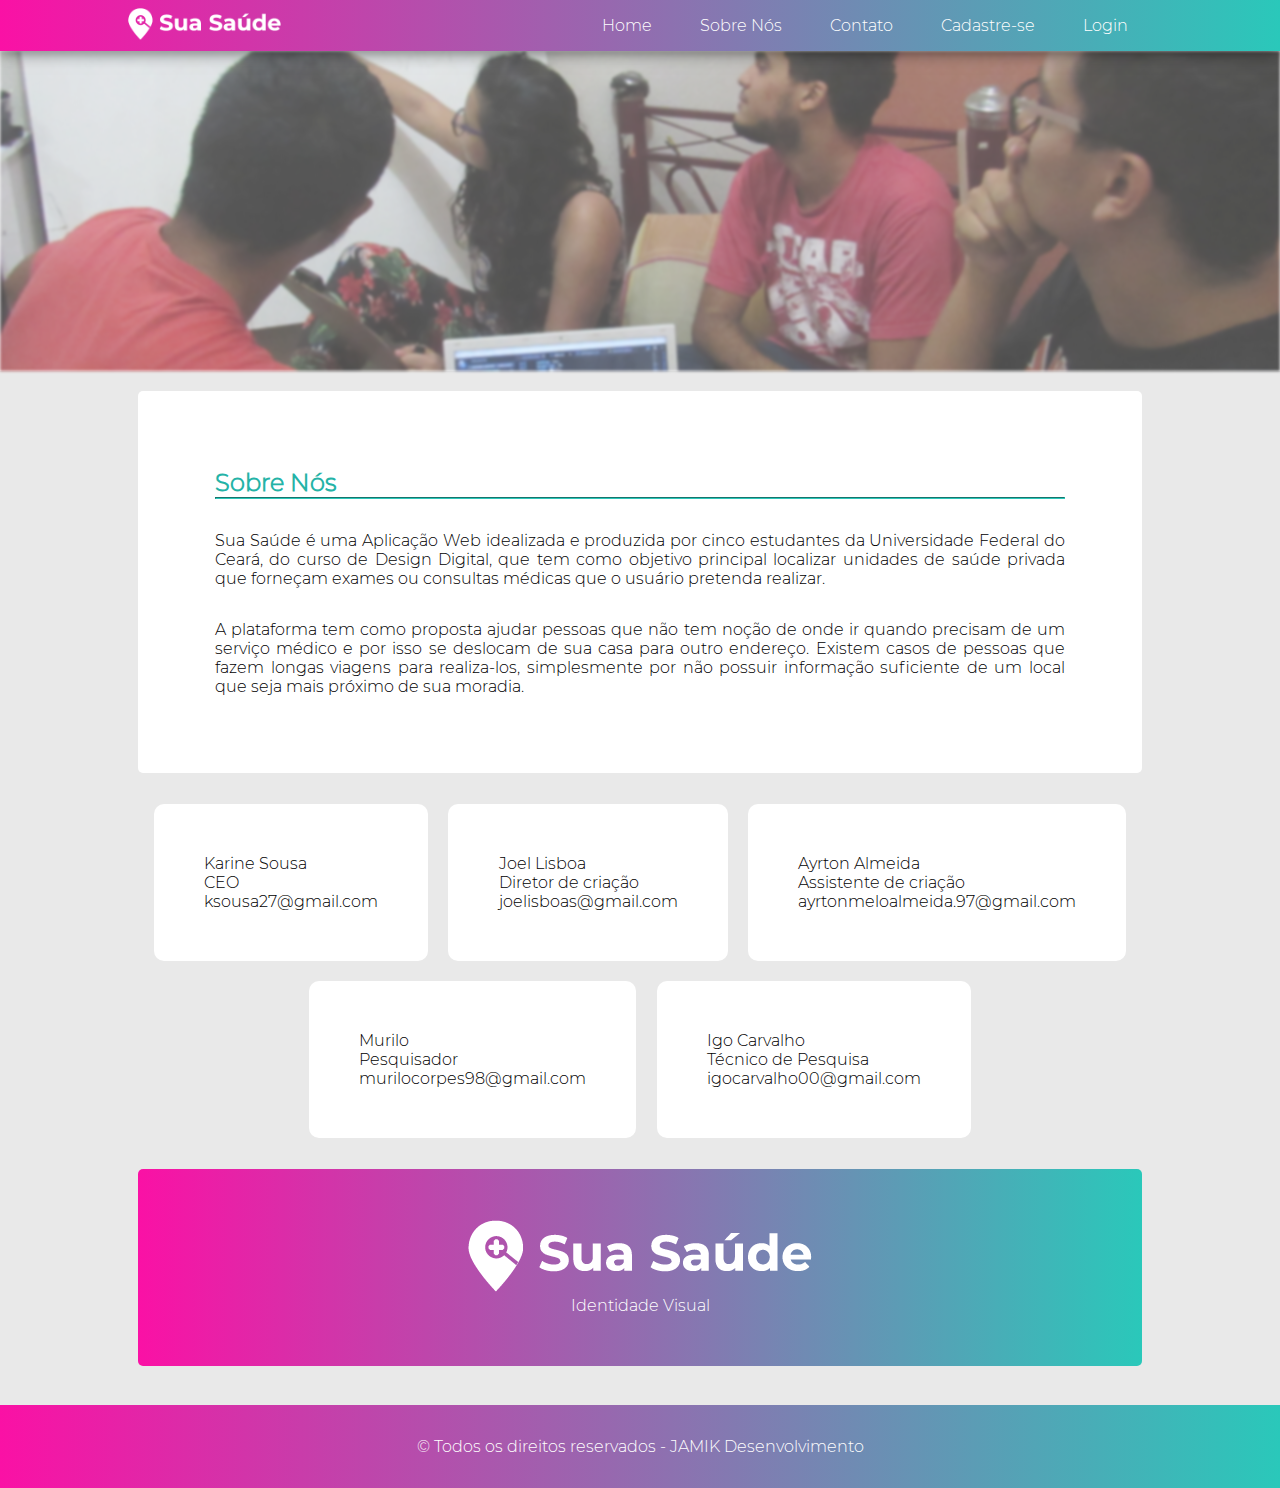
<file: sobreNós.html>
<!DOCTYPE html>
<html lang="pt-br">
    <head>
        <meta charset="UTF-8">
        <meta name="viewport" content="width=device-width, initial-scale=1.0, maximum-scale=1, user-scalable=no">
        <meta http-equiv="X-UA-Compatible" content="ie=edge">
        
        <link rel="shortcut icon" href="img/favicon.png" type="image/x-icon">        
        <link rel="stylesheet" href="css/style.css">
        <link rel="stylesheet" href="css/subPaginas.css">
    
        <title>Sua Saúde - Sobre Nós</title>
    </head>

<body>
    <!-- cabeçalho -->
    <header class="cabecalho">
        <div class="logo">
            <a href="index.html"><img src="img/logo.png" alt="Sua Saúde"></a>
        </div>
        <nav class="nav-bar">
            <ul class="menu">
                <li class="botao">
                    <a href="index.html" class="btn-menu">Home</a>
                </li>
                <li class="botao">
                    <a href="sobreNós.html" class="btn-menu">Sobre Nós</a>
                </li>
                <li class="botao">
                    <a href="Contato.html" class="btn-menu">Contato</a>
                </li>
                <li class="botao">
                    <a href="cadastroPaciente.html" class="btn-menu">Cadastre-se</a>
                </li>
                <li class="botao ">
                    <div class="drop-login">Login</div>
                    <div class="menu-login">
                        <form class="login-form" action="loginPaciente.html">
                            <input class="campo-login i-pessoa" type="text" placeholder="Login">
                            <input class="campo-login i-cadeado" type="password" placeholder="Senha">

                            <input class="btn-login" type="submit" value="Entrar">
                        
                            <section class="check-termos">
                                <input type="checkbox" name="lembrarSenha">
                                <label for="lembrarSenha">Lembrar minha senha</label>
                            </section>
                            <a href="#" class="esqueceuSenha">Esqueceu a senha?</a>
                        </form>
                    </div>
                </li>
            </ul>
        </nav>
    </header>

    <!-- imagem inicial -->
    <div class="content3">
        <div class="bg-sobrenos"></div>
    </div>

    <!-- publicação -->
    <div class="publicacao">
        <div class="publi">
            <p><h2 class="tituloPubli">Sobre Nós</h2></p>
            <hr>
            <p class="textoPubli">
                Sua Saúde é uma Aplicação Web idealizada e produzida 
                por cinco estudantes da Universidade Federal do Ceará, 
                do curso de Design Digital, que tem como objetivo 
                principal localizar unidades de saúde privada que 
                forneçam exames ou consultas médicas que o usuário 
                pretenda realizar.
            </p>
            <p>
                A plataforma tem como proposta ajudar pessoas que não 
                tem noção de onde ir quando precisam de um serviço médico
                e por isso se deslocam de sua casa para outro endereço. 
                Existem casos de pessoas que fazem longas viagens para 
                realiza-los, simplesmente por não possuir informação 
                suficiente de um local que seja mais próximo de sua moradia.
            </p>
        </div>
        <div class="publi cartaoEquipe">
            <p class="equipe">
                Karine Sousa<br>
                CEO<br>
                ksousa27@gmail.com
            </p>
            <p class="equipe">
                Joel Lisboa<br>
                Diretor de criação<br>
                joelisboas@gmail.com
            </p>
            <p class="equipe">
                Ayrton Almeida<br>
                Assistente de criação<br>
                ayrtonmeloalmeida.97@gmail.com
            </p>
            <p class="equipe">
                Murilo<br>
                Pesquisador<br>
                murilocorpes98@gmail.com
            </p>
            <p class="equipe">
                Igo Carvalho<br>
                Técnico de Pesquisa<br>
                igocarvalho00@gmail.com
            </p>
        </div>
        <a href="manualMarca.html">
            <div class="publi idVisual">
                <img src="img/logo.png" alt=""><br>
                Identidade Visual
            </div>
        </a>
    </div>

    <!-- rodapé -->
    <footer class="rodape sobre">
        &copy; Todos os direitos reservados - JAMIK Desenvolvimento
    </footer>

    <script src="js/index.js"></script>

</body>

</html>
</file>
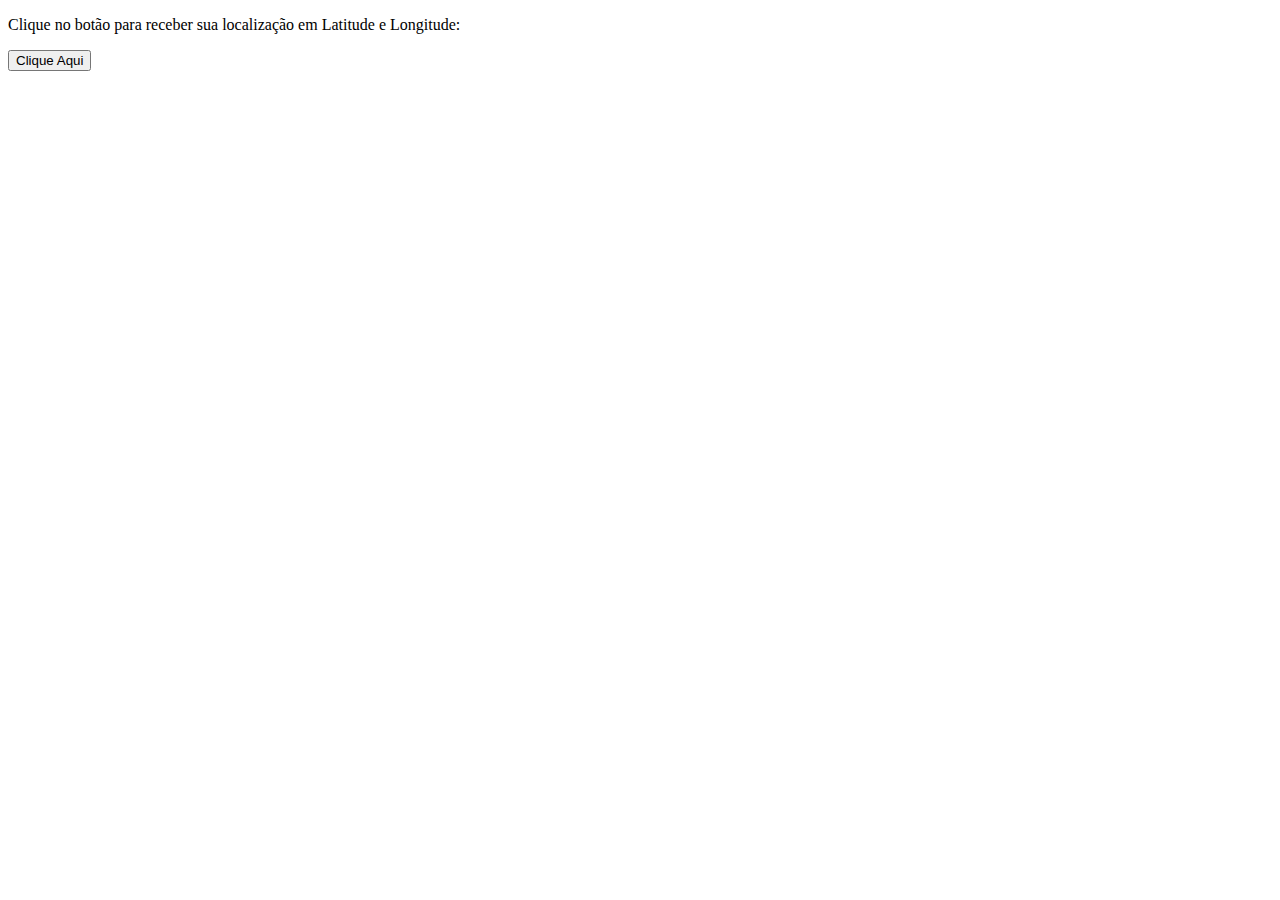
<file: testeGeolocalizacao.html>
<!DOCTYPE html>
<html>
<body>
    <p id="demo">Clique no botão para receber sua localização em Latitude e Longitude:</p>
    <button onclick="getLocation()">Clique Aqui</button>
    <script>
    var x=document.getElementById("demo");
    function getLocation()
      {
      if (navigator.geolocation)
        {
        navigator.geolocation.getCurrentPosition(showPosition);
        }
      else{x.innerHTML="O seu navegador não suporta Geolocalização.";}
      }
    function showPosition(position)
      {
      x.innerHTML="Latitude: " + position.coords.latitude +
      "<br>Longitude: " + position.coords.longitude; 
      }
    </script>
</body>
</html>
</file>
<file: css/style.css>
* {
    padding: 0;
    margin: 0;
    box-sizing: border-box;
    text-decoration: none;
    font-family: 'Montserrat', sans-serif;
}

body {
    background-color: #e9e9e9;
}

/*HEADER*/

.cabecalho{
    padding: 0 10%;
    display: flex;
    align-items:center;
    justify-content: space-between;
    background: linear-gradient(90deg ,#fa11a5, #2ac8ba);
    box-shadow: 0 0 1em #000000aa;
    position: relative;
    z-index: 30;
}

.cabecalho .logo img{
    height: 2em;
}

.cabecalho .menu{
    position: relative;
    list-style: none;
    display: flex;
    align-items: center;
}

.cabecalho .menu .botao .btn-menu{
    float: left;
    padding: 1em 1.5em;
    color: #fff;
}

.cabecalho .menu .botao:hover .btn-menu{
    background: #fa11a5;
}

/*MENU LOGIN*/

.menu .drop-login {
    cursor: pointer;
    padding: 0 1.5em;
    color: #fff;
    height: 51px;
    display: flex;
    align-items: center;
}

.menu .drop-login:hover {
    cursor: pointer;
    background: #fa11a5;
}

.menu .menu-login{
    display: none;
    background-color: rgb(244, 246, 247);
    box-shadow: 0 0.2em 0.5em #000000aa;
    padding: 2em 0.8em;
    position: absolute;
    z-index: 10;
    right: 0;
}

.menu-login-visivel{
    display: block ! important;
}

.menu-login .login-form{
    display: flex;
    flex-direction: column;
}

.menu-login .login-form .campo-login{
    border-radius: 5em;
    width: 20em;
    box-shadow: inset 0 0 0.1em #000000aa;
    padding: 1em 1em;
    margin-bottom: 15px;
    border: none;
    outline: none;
}

.menu-login .login-form .btn-login{
    background-color: #4AACB7;
    color: #fff;
    font-family: Montserrat-bold;
    border-radius: 5em;
    width: 20em;
    padding: 0.8em ;
    margin-bottom: 2em;
    border: none;
    outline: none;
}

.menu-login .login-form .check-termos {
    display: flex;
    color: #000;
    align-items: center;
    justify-content: center;
    font-size: 0.8em;
    margin: 1em;
}

.menu-login .login-form .check-termos input {
    margin-right: 0.3em;
}

.menu-login .login-form .esqueceuSenha {
    display: flex;
    color: #aa0047;
    font-family: montserrat-bold;
    font-family: montserrat-bold;
    align-items: center;
    justify-content: center;
    font-size: 0.8em;
    background: none;
}

/*CONTENT 1*/

.content1{
    position: relative;
    height: 30em;
    background: #fff;
    z-index: -2;
    width: 100%;
    box-sizing: border-box;
}

.content1 .bg-image{
    background: url("../img/img01.JPG") no-repeat;
    background-size: cover;
    filter: blur(0.1em);
    opacity: 0.9;
    position: absolute;
    z-index: -1;
    top: 0;
    left: 0;
    height: 100%;
    width: 100%;
}

.content1 h2{
    text-align: left;
    padding: 10% 6%;
    box-sizing: border-box;
    color: #4AACB7;
    margin-bottom: 60px;
    font-size: 2em;
    user-select: none;
}

/*PROPAGANDAS*/

.propagandas {
    display: flex;
    justify-content: center;
    flex-wrap: wrap;
    padding: 2% 10%;
}

.prop {
    padding: 1%;
    max-width: 50%;
    width: 30%;
    text-align: center;
    user-select: none;
}

.prop img{
    margin: 5% 0 10% 0;
    height: 3em;
}

/*CONTENT 2*/

.content2 {
    margin: 1% 0;
    padding: 3% 15%;
    background: linear-gradient(90deg ,#fa11a5, #2ac8ba);
    color: white;
    text-align: center;
    font-size: 1.5em;
}

.content2 p{
    margin-bottom: 3%;
    user-select: none;
}

.pesquisa {
    border: none;
    display: block;
    border-radius: 25px;
    background: #fff;
    width: 500px;
    height: 50px;
    padding: 10px 20px;
    color: #000;
    outline: none;
    margin: auto;
}

.btnPesquisar{
    border: white 2px solid;
    background: none;
    color: white;
    border-radius: 3px;
    font-weight: bold;
    margin-top: 3%;
    padding: 1% 2%;
    cursor: pointer;
}

.btnPesquisar:hover{
    box-shadow: 0px 0px 5px white;
}

/*CADASTRO UNIDADE DE SAÚDE*/

.saude {
    background: white;
    margin: 3% 10%;
    padding: 5% 10%;
    border-radius: 5px;
    text-align: center;
}

.saude img{
    height: 5em;
    margin-bottom: 5%;
}

.saude p{
    color: #fa11a5;
    font-size: 1.5em;
    font-weight: bold;
    user-select: none;
}

.saude .increveUnd {
    border: #fa11a5 2px solid;
    background: none;
    color: #fa11a5;
    border-radius: 3px;
    font-size: 1.5em;
    font-weight: bold;
    margin-top: 5%;
    padding: 2% 4%;
    cursor: pointer;
}

.saude .increveUnd:hover{
    box-shadow: 0px 0px 5px #aa0047;
}

/*RODAPE*/

.btnPesquisar:hover{
    box-shadow: 0px 0px 5px white;
}

/*CADASTRO UNIDADE DE SAÚDE*/

.saude {
    background: white;
    margin: 3% 10%;
    padding: 5% 10%;
    border-radius: 5px;
    text-align: center;
}

.saude img{
    height: 5em;
    margin-bottom: 5%;
}

.saude p{
    color: #fa11a5;
    font-size: 1.5em;
    font-weight: bold;
}

.saude .increveUnd {
    border: #fa11a5 2px solid;
    background: none;
    color: #fa11a5;
    border-radius: 3px;
    font-size: 1.5em;
    font-weight: bold;
    margin-top: 5%;
    padding: 2% 4%;
}

.saude .increveUnd:hover{
    box-shadow: 0px 0px 5px #aa0047;
}

/*RODAPE*/

.rodape {
    background: linear-gradient(90deg ,#fa11a5, #2ac8ba);
    text-align: center;
    padding: 2em;
    margin-top: 3%;
    color: #fff;
}

/*FONTES*/

@font-face {
    font-family: Montserrat;
    src: url(../font/Montserrat-Light.otf);
}

@font-face {
    font-family: Montserrat-bold;
    src: url(../font/Montserrat-Bold.otf);
}

@font-face {
    font-family: Montserrat-extrabold;
    src: url(../font/Montserrat-ExtraBold.otf);
}

/*NEW*/

.open-menu-btn, .pesquisa-c{
    display: none;
}

@media screen and (max-width: 479px){
    .cabecalho{
        position: fixed;
        top: 0;
        left: 0;
        width: 100%;
        padding: 2%;
        display: flex;
        justify-content: center;
        transition: top 500ms;
    }
    .cabecalho .nav-bar{
        display: none;
        position: fixed;
        bottom: 0;
        left: 0;
        width: 100vw;
        height: calc(100% - 51px);
        background-color: rgba(0,0,0,0.5);
        z-index: 1;
    }
    
    .menu{
        position: relative;
        width: 80%;
        height: 100%;
        display: flex;
        flex-direction: column;
        background-color: rgb(244, 246, 247);
    }
    
    /*AÇÃO*/
    
    @keyframes menu-animation {
        from{
            opacity: 0;
            transform: translate(-90px, 0);
        }
    
        to{
            opacity: 1;
            transform: translate(0, 0);
        }
    }
    
    .acao .menu{
        animation: menu-animation 300ms;                
    }

    .menu .botao{
        width: 100%;
    }
    .menu .botao .btn-menu, .menu .drop-login {
        width: 100%;
        color: #123 !important;
    }
    .menu .botao:hover .btn-menu, .menu .drop-login:hover {
        color: #fff !important;
    }

    /*botao que abre o menu lateral*/
    
    .open-menu-btn{
        display: block;
        position: absolute;
        left: 2%;
        z-index: 25;
    }

    .bar1, .bar2, .bar3 {
        width: 30px;
        height: 4px;
        border-radius: 4px;
        background-color: rgb(244, 246, 247);
        margin: 5px 0;
        transition: 0.4s;
    }

    /*animacao*/

    .change .bar1 {
        -webkit-transform: rotate(-45deg) translate(-6px, 6px);
        transform: rotate(-45deg) translate(-6px, 6px);
    }

    .change .bar2 {opacity: 0;}

    .change .bar3 {
        -webkit-transform: rotate(45deg) translate(-7px, -7px);
        transform: rotate(45deg) translate(-7px, -7px);
    }

    /*pesquisa cabeçalho*/

    .pesquisa-c{
        display: block;
        width: 36px;
        height: 36px;
        border-radius: 20px;
        overflow: hidden;
        position: absolute;
        right: 2%;
        background: url(./../img/icones/lupa38x38b.png) right center/32px no-repeat  transparent;
        transition: width 300ms;
    }

    .pesquisa-c input{
        width: 100%;
        height: 100%;
        background-color: white;
        opacity: 0;
        padding: 0 40px 0 10px;
        border:none;
        position: absolute;
        top: 0;
        left: 0;
        outline: none;
    }
    
    /*animacao*/

    .input-animation{
        width: 90%;
    }

    .btn-pesquisa-c{
        background: #24b3a7;
        border:none;
        width: 32px;
        height: 32px;
        border-radius: 50%;
        position: absolute;
        top: 2px;
        right: 2px;
        outline: none;
        display: none;
    }

    /*PROPAGANDAS*/

    .propagandas {        
        flex-direction: column;
        flex-wrap: nowrap; 
        padding: 0% 5%;
        background: white;
    }

    .prop {
        max-width: 100%; 
        width: 100%;
        border: solid black;
    }

    /*CONTENT 1*/

    .content1{
        padding-top: 20%; 
    }

    .saude {
        margin: 3% 5%;
    }
    /*CONTENT-2*/
    /*index.html*/
    .content2 > form input.pesquisa, .content2 > form input.btnPesquisar{
        display: none;
    }

    /*PAGINA DE LOGIN*/
    
    .login-container{
        height: calc(100vh - 113px);
        width: 100%;
        display: flex;
        justify-content: center;
        align-items: center;
    }

    .login-container .menu-login{
        width: 90%;
        display: block; 
        border-radius: 5px;
        background-color: white;
        padding: 2em 0.8em;
    }

    .login-container .menu-login .login-form {
        display: flex;
        flex-direction: column;
    }
    
    .menu-login .tituloLg {
        font-size: 1.5em;
        font-weight: bold;
        color: #24b3a7;
    }

    .menu-login hr{
        border-color: #2ac8ba;
        margin-bottom: 2em;
    }

    .menu-login .login-form .campo-login {
       width: 100%;
    }
    
    .menu-login .login-form .btn-login {
        width: 100%;
    }

}
</file>
<file: css/subPaginas.css>
/*SOBRE NÓS*/

.content3{
    position: relative;
    height: 20em;
    background: #fff;
    z-index: -2;
    width: 100%;
    box-sizing: border-box;
}

.content3 .bg-sobrenos{
    background: url("../img/img03.JPG") no-repeat;
    background-position-y: 40%;
    background-size: cover;
    filter: blur(0.1em);
    opacity: 0.7;
    position: absolute;
    z-index: -1;
    top: 0;
    left: 0;
    height: 100%;
    width: 100%;
}

.content3 .bg-contato{
    background: url("../img/img02.JPG") no-repeat;
    background-position-y: 60%;
    background-size: cover;
    filter: blur(0.1em);
    opacity: 0.7;
    position: absolute;
    z-index: -1;
    top: 0;
    left: 0;
    height: 100%;
    width: 100%;
}

/*PUBLICAÇÕES*/

.publicacao {
    margin: auto;
    width: 80%
}

.publi {
    border-radius: 5px;
    background: white;
    padding: 7.5%;
    margin: 2% 1%;
    text-align: justify;
}

.publi .tituloPubli {
    font-size: 1.5em;
    font-weight: bold;
    color: #24b3a7;
}

.publi hr{
    border-color: #2ac8ba;
    margin-bottom: 2em;
}

.publi .textoPubli {
    margin-bottom: 2em;
}

.publi.contato  {
    padding: 5%;
}

.publi.cartaoEquipe {
    background: none;
    padding: 0%;
    display: flex;
    justify-content: center;
    flex-wrap: wrap;
}

.publi.cartaoEquipe .equipe {
    background: white;
    border-radius: 10px;
    padding: 5%;
    margin: 1%;
}

.publi.idVisual {
    background: linear-gradient(90deg ,#fa11a5, #2ac8ba);
    text-align: center;
    padding: 5%;
    color: white;
}

/*Contato*/

.publi.contato .textoTitulo {
    margin-bottom: 2em;
}

.publi.contato .inpContato {
    border: 1px solid #abc;
    display: block;
    border-radius: 25px;
    background: #fff;
    width: 55%;
    height: 2%;
    padding: 10px 20px;
    color: #000;
    outline: none;
    margin: 1em 0;
}

.publi.contato .message {
    border: 1px solid #abc;
    display: block;
    border-radius: 25px;
    background: #fff;
    width: 55%;
    padding: 10px 20px;
    color: #000;
    outline: none;
    margin: 1em 0 2em;
}

.publi.contato .btn-contato {
    background-color: #4AACB7;
    color: #fff;
    font-family: Montserrat-bold;
    border-radius: 5em;
    width: 55%;
    padding: 0.8em ;
    margin-bottom: 2em;
    border: none;
    outline: none;
}

/*Cadastro Paciente*/

.publi.cadPa .tituloCadPa {
    margin-bottom: 2em;
    color: red;
}

.content3 .bg-cadPa {
    background: url("../img/img06.JPG") no-repeat;
    background-position-y: 55%;
    background-size: cover;
    filter: blur(0.1em);
    opacity: 0.7;
    position: absolute;
    z-index: -1;
    top: 0;
    left: 0;
    height: 100%;
    width: 100%;
}

.cadPessoa {
    border: 1px solid #abc;
    display: block;
    border-radius: 25px;
    background: #fff;
    width: 55%;
    height: 2%;
    padding: 10px 20px;
    color: #000;
    outline: none;
    margin: 1em 0;
}

.btn-cadPessoa {
    background-color: #4AACB7;
    color: #fff;
    font-family: Montserrat-bold;
    border-radius: 5em;
    width: 55%;
    padding: 0.8em ;
    margin-bottom: 2em;
    border: none;
    outline: none;
    cursor: pointer;
}

.termo {
    margin: 2em 0 2em 0;
}

/*Cadastro Unidade*/

.publi.cadUnid .tituloCadPa {
    margin-bottom: 2em;
    color: red;
}

.content9 .bg-cadUnid {
    background: url("../img/img06.JPG") no-repeat;
    background-position-y: 55%;
    background-size: cover;
    filter: blur(0.1em);
    opacity: 0.7;
    position: absolute;
    z-index: -1;
    top: 0;
    left: 0;
    height: 100%;
    width: 100%;
}

.cadUnid {
    border: 1px solid #abc;
    display: block;
    border-radius: 25px;
    background: #fff;
    width: 55%;
    height: 2%;
    padding: 10px 20px;
    color: #000;
    outline: none;
    margin: 1em 0;
}

.btn-cadUnid {
    background-color: #4AACB7;
    color: #fff;
    font-family: Montserrat-bold;
    border-radius: 5em;
    width: 55%;
    padding: 0.8em ;
    margin-bottom: 2em;
    border: none;
    outline: none;
    cursor: pointer;
}

.termo {
    margin: 2em 0 2em 0;
}

/*NEW */

@media screen and (max-width: 479px){
    .publicacao {
        width: 90%;
    }

    .cadPessoa, .btn-cadPessoa {
        width: 100%;

    }

    /*SOBRE NOS*/

    .publi.cartaoEquipe .equipe{
        width: 100%;
    }

    .publi.idVisual{
        width: 100%;
    }
    .publi.idVisual> img{
        width: 80%;
    }

    /*CONTATO*/

    .publi.contato .inpContato, .publi.contato .message, .publi.contato .btn-contato{
        width: 100%;
    }

}
</file>
<file: css/subPaciente.css>
/* MENU */

.nav-bar .menu .botao:hover .btn-menu{
    background: #f4f6f7;
    color: black;
}

.menu .drop-login .login-img{
    background: url(../img/icones/perfil.png);
    background-size: 100%;
    background-repeat: no-repeat;
    height: 1em;
    width: 1.1em;
}

/*.nav-bar .menu .botao.login-a:hover .btn-menu{*/
/*.menu .drop-login:hover {*/
.nav-bar .menu .botao:hover .drop-login{
    cursor: pointer;
    background: #f4f6f7;
}

.menu .drop-login:hover .login-img {
    background: url(../img/icones/perfil-h.png);
    background-size: 100%;
    background-repeat: no-repeat;
    height: 1em;
    width: 1.1em;
}

.drop-login img{
    height: 1em;
}

.menu-login {
    padding: 0px !important;
}

.menu-login li{
    list-style: none;
    text-decoration: none;
    color: black;
    padding: 1em 1em;
}

.menu-login li:hover {
    background: #fa11a5;
    color: white;
}

/* IMAGEM */

.content1 {
    height: 15em;
}

.content1 .bg-image4 {
    background: url("../img/img07.JPG") no-repeat;
    background-size: cover;
    background-position-y: -30em;
    opacity: 0.9;
    position: absolute;
    z-index: -1;
    top: 0;
    left: 0;
    height: 100%;
    width: 100%;
}

/*PESQUISAR*/

.content2 {
    margin: auto;
    background: white;
    color: #fa11a5;
    padding: 0% 10px 3.5%
}

.pesquisa {
    border: 2px #fa11a5 solid;
    border-radius: 25px;
    background: #fff;
    display: inline;
    overflow: hidden;
    padding: 10px 20px;
    color: #000;
    outline: none;
    margin: auto;
}


.btnPesquisar{
    border: #fa11a5 2px solid;
    border-radius: 5px;
    display: inline;
    overflow: hidden;
    color: #fa11a5;
    outline: none;
}

.btnPesquisar:hover{
    box-shadow: 0px 0px 5px #fa11a5;
}

/*FILTROS*/

.filtros {
    margin-top: 2%;
}

.precoConsulta {
    font-size: 15.5px;
}

.precoConsulta input{
    -webkit-appearance: none;
    width: 12em;
    margin: 11.5px 1% 11.5px 1%;
}

/*.filtros .proximidade{
    font-size: 15.5px;
    margin-right: 1%;
}*/

/*custom checkbox*/
.proximidade input[type="checkbox"] {
    position: absolute;
    left: -9999px;
}

.proximidade input[type="checkbox"]+label {
    font-size: 16px;
    position: relative;
    padding: 0 0 0 25px;
    cursor: pointer;
}

.proximidade input[type="checkbox"]+label:before {
    content: '';
    background: #fff;
    border: 2px solid #fa11a5;
    height: 14px;
    width: 14px;
    border-radius: 5px;
    position: absolute;
    top: 0;
    left: 0;
}

.proximidade input[type="checkbox"]+label:after {
    content: '';
    background: #fa11a5;
    width: 10px;
    height: 10px;
    border-radius: 3px;
    position: absolute;
    top: 4px;
    left: 4px;
    opacity: 0;
    transform: scale(2);
    transition: transform 0.3s linear, opacity 0.3s linear;
}

.proximidade input[type="checkbox"]:checked + label:after {
    opacity: 1;
    transform: scale(1);
}




.filtros .proximidade input{
    margin: 0 0.5% 0 1%;
}

.filtros .popularidade {
    border-radius: 10px;
    margin: 0 1% 0 1%;
    padding: 0.3% 1.5%;
    outline: none;
}

.filtros .popularidade option{
    width: 20px;
}

.filtros .cidadePaciente{
    border-radius: 10px;
    margin: 0 1% 0 1%;
    width: 12em;
    padding: 0.3% 1%;
    outline: none;
    border: rgb(139, 139, 139) 1px solid;
}

.filtros .planoSaude{
    border-radius: 10px;
    margin: 0 1% 0 1%;
    width: 12em;
    padding: 0.3% 1%;
    outline: none;
}

/*RANGE*/

.valorRange{
    width: 50px;
    display: inline-block;
}

.precoConsulta input:focus {
    outline: none;
}

.precoConsulta input::-webkit-slider-runnable-track {
    width: 2em;
    height: 2.5px;
    cursor: pointer;
    background: rgba(156, 160, 190, 0.29);
    border-radius: 9.6px;
}

.precoConsulta input::-webkit-slider-thumb {
    height: 1.4em;
    width: 1.4em;
    border-radius: 50%;
    background: #fa11a5 ;
    cursor: pointer;
    -webkit-appearance: none;
    margin-top: -8.5px;
}

.precoConsulta input:focus::-webkit-slider-runnable-track {
    background: rgba(255, 255, 255, 0.29);
    border: 1px rgba(156, 160, 190, 0.29) solid;
}

.precoConsulta input::-ms-fill-lower {
    background: rgba(38, 40, 58, 0.29);
    border-radius: 19.2px;
}

.precoConsulta input::-ms-fill-upper {
    background: rgba(156, 160, 190, 0.29);
    border-radius: 19.2px;
}

.precoConsulta input::-ms-thumb {
    height: 25px;
    width: 17px;
    border-radius: 47px;
    background: #ff407e;
    cursor: pointer;
    height: 2px;
}

.precoConsulta input:focus::-ms-fill-lower {
    background: rgba(156, 160, 190, 0.29);
}

.precoConsulta input:focus::-ms-fill-upper {
    background: rgba(255, 255, 255, 0.29);
}

/*CARTÃO PESQUISA*/

.cookies{
    margin: auto;
    width: 70%;
}

.cookies .pesq1 {
    background: #fff;
    margin-top: 25px;
    padding: 4%;
    border-radius: 10px;
}

.cookies .pesq1 .nota{
    background: url(../img/notaClinica/3.png);
    background-size: cover;
    height: 1.1em;
    width: 3em;
    margin-top: 1%;
}

.cookies .pesq1 .textoPesq{
    color: rgb(143, 143, 143);
    font-size: 12px;
    width: 50%;
    margin-top: 2%;
    text-align: justify;
}

.btnFichaPesq{
    border: none;
    padding: 0.5% 1%;
    background: #2ac8ba;
    color: white;
    font-size: 1em;
    margin-top: 3%;
    cursor: pointer;
    border-radius: 4px;
    outline: none;
}

.resultPesquisa .btnFichaPesq{
    margin-right: 5px;

}

.btnFichaPesq img{
    height: 1em;
}

.cookies .pesq1 .slider{
    float: right;
    overflow: hidden;
    background: url(../img/clinica/clinica1.jpg);
    background-size: cover;
    height: 13em;
    width: 18em;
    border-radius: 10px;
}
.cookies #cl2 .slider{
    background: url(../img/clinica/clinica-2.jpg);
    background-size: cover;
}

/*OVERLAY*/

.overlayInfo {
    background: rgba(244, 246, 247, 0.500);
    z-index: 100;
    position: fixed;
    height: 100vh;
    width: 100%;
    top: 0px;
    left: 0px;
    padding-top: 10%;
    background-attachment: fixed;
    display: none;
}

.overlayInfo .quadroInfo::-webkit-scrollbar{
    background: #e2e3e4;
    width: 0.4em;
    border-radius: 10px;
}

.overlayInfo .quadroInfo::-webkit-scrollbar-thumb {
    border-radius: 20px;
    background: #2ac8ba;
    box-shadow: inset 0 0 6px rgba(0,0,0,0.5); 
 }

.overlayInfo .quadroInfo {
    background: #fff;
    padding: 3%;
    margin: auto;
    width: 60%;
    height: 80%;
    box-shadow: 0 0 30px rgb(53, 53, 53);
    position: relative;
    overflow: auto;
    box-sizing: border-box;
    border-radius: 10px;
}

.quadroInfo .btn-fechar{
    position: absolute;
    top: 0px;
    right: 10px;
    cursor: pointer;
    font-size: 2em;
}

.quadroInfo .nota{
    background: url(../img/notaClinica/3.png);
    background-size: cover;
    height: 1.1em;
    width: 3em;
    margin-top: 1%;
}

.quadroInfo .textoPesq{
    color: rgb(143, 143, 143);
    font-size: 12px;
    width: 25%;
    margin-top: 2%;
    text-align: justify;
}

.quadroInfo .contatoInfo{
    color: rgb(143, 143, 143);
    font-size: 12px;
    width: 25%;
    margin-top: 2%;
    margin-right: 5%;
    text-align: justify;
    float: right;
}
.quadroInfo .contatoInfo b{
    color: #000;
}

.quadroInfo .slider{
    float: right;
    overflow: hidden;
    background: url(../img/clinica/clinica1.jpg);
    background-size: cover;
    height: 13em;
    width: 18em;
    border-radius: 10px;
}

/*AGENDAR*/

.content5 {
    height: 15em;
    margin-bottom: 1.5%;
}

.content5 .bg-image5 {
    background: url("../img/img08.JPG") no-repeat;
    background-size: cover;
    background-position-y: -25em;
    opacity: 0.9;
    top: 0;
    left: 0;
    height: 100%;
    width: 100%;
}

/*AGENDAMENTO*/

.agendamento {
    width: 80%;
    height: 35em;
    padding: 5% 10%;
    background: white;
    margin: auto;
}

.agendamento .tituloAg {
    font-size: 1.5em;
    font-weight: bold;
    color: #24b3a7;
}

.agendamento hr{
    border-color: #2ac8ba;
    margin-bottom: 3em;
}
.agendamento .infoAgCo {
    margin-bottom: 2em;
    color: red;
}

/*formulario*/

.formulario{
    width: 100%;
    height: 80%;
    position: relative;
}

/*paginas*/

.tabs{
    padding: 0 15%;
}

.form-linha{
    margin: 1em 0;
    display: flex;
    justify-content: space-between;
}

.agInput-g {
    font-size: 1em;
    border: 1px solid #abc;
    display: block;
    border-radius: 25px;
    background: #fff;
    width: 100%;
    height: 2%;
    padding: 10px 20px;
    color: #000;
    outline: none;
    margin: 1em 0;
}

.agInput-m{
    font-size: 1em;
    border: 1px solid #abc;
    border-radius: 25px;
    background: #fff;
    width: 45%;
    height: 2%;
    padding: 10px 20px;
    color: #000;
    outline: none;
}

.tabs-group{
    display: flex;
    justify-content: space-between;
    background-color: #e9e9e9;
    border-bottom: 1px solid #24b3a7;
    margin-bottom: 15px;
    padding: 15px ;
    padding-top: 20px;
    border-radius: 10px 10px 0 0;
}

.customTab input[type="radio"] {
    position: absolute;
    left: -9999px;
  }
  
  .customTab input[type="radio"]+label {
    background-color: #f5f5f5; 
    border-radius: 10px 10px 0 0;     
    /* width: 100%; */
    /* height: 100%; */
    font-size: 1em;
    position: relative;
    padding: 15px;
    /* padding: 3px 0 0 25px; */
    cursor: pointer;
  }
  .customTab input[type="radio"]:checked + label {
    background-color: #fff;
    border: 1px solid #24b3a7;
    border-bottom: 1px solid #fff;
    border-radius: 10px 10px 0 0;
  }

  /* xxxxxxxxxxxxxxxxxxxxxxxxxx */

.radio-group{
    display: flex;
    justify-content: space-between;
}

/* custom radio */

.customRadio{
    margin-bottom: 10px;
}

.customRadio input[type="radio"] {
  position: absolute;
  left: -9999px;
}

.customRadio input[type="radio"]+label {
    font-size: 1em;
    position: relative;
    padding: 3px 0 0 25px;
    cursor: pointer;
}

.customRadio input[type="radio"]+label:before {
  content: '';
  background: #fff;
  border: 2px solid #24b3a7;
  height: 18px;
  width: 18px;
  border-radius: 50%;
  position: absolute;
  top: 0;
  left: 0;
}

.customRadio input[type="radio"]+label:after {
  content: '';
  background: #24b3a7;
  width: 12px;
  height: 12px;
  border-radius: 50%;
  position: absolute;
  top: 5px;
  left: 5px;
  opacity: 0;
  transform: scale(2);
  transition: transform 0.3s linear, opacity 0.3s linear;
}

.customRadio input[type="radio"]:checked + label:after {
  opacity: 1;
  transform: scale(1);
}

/* cartao radio */
.cartao-group{
    width: 45%;
    display: flex;
        justify-content: space-between;
}

.cartaoRadio input[type="radio"] {
  position: absolute;
  left: -9999px;
}

.cartaoRadio input[type="radio"]+label > img {
    width: 70px;
    padding: 3px;
    border: 2px solid #abc;
    border-radius: 25px;
    /*margin-right: 5px;*/
    /*background-color: #3ab;*/
}

.cartaoRadio input[type="radio"]+label {
    /*font-size: 1em;*/
    position: relative;
    /*padding: 3px 0 0 25px;*/
    cursor: pointer;
}

.cartaoRadio input[type="radio"]:checked + label > img {
  border-color: #24b3a7;
}


/*botoes*/

.botoes{
    position: absolute;
        bottom: 0;
        left: 0;
    width: 100%;
    margin-top: 2em;
    padding: 0 15%;
}

.btn-agendamento{
    font-size: 1em;
    text-transform: uppercase;
    font-weight: bold;
    border: none;
    border-radius: 5px;
    height: 2%;
    padding: 10px 20px;
    color: #fff;
    position: relative;
    /*left: 15em;*/
    /*top: 1em;*/
    outline: none;
    background-color: #24b3a7;
    cursor: pointer;
}

.btn-submit{
    padding: 10px;
}

/*formuarios auternativos*/

.boleto-form{
    display: flex;
    flex-direction: column;
    align-items: center;
    padding: 1em;
}

.boleto-form p{
    font-size: 1em;
    margin: 1em;
}

/* HISTÓRICO */

.his-container{
	width: 100%;
	padding: 5% 10%;
}

.his-top-btns{
	width: 100%;
	display: flex;
		justify-content: center;
}

.his-btn{
	font-size: 1em;
	padding: 10px;
	margin: 0 5px;
	border:none;
	border-radius: 3px;
	color: #fff;
	background-color: #fa11a5;
    cursor: pointer;
}

.cards-container{
	width: 100%;
	padding: 2% 0;
}

.his-card{
	position: relative;
	display: flex;
	justify-content: space-around;
	align-items: center;
	width: 100%;
	padding: 10px;
	margin-top: 10px;
	background-color: #fff;
	color: #333;
	border-radius: 5px;
}

.action-btns{
	display: flex;
	align-items: center;
	height: 100%;
}

.card-botao input[type="checkbox"] {
	position: absolute;
	left: -9999px;
}

.card-botao input[type="checkbox"]+label {
    font-size: 1em;
    position: relative;
    padding: 0 0 0 25px;
    cursor: pointer;
}

.card-botao input[type="checkbox"]+label:before {
	content: '';
	background: #fff;
	border: 2px solid #fa11a5;
	height: 16px;
	width: 16px;
	border-radius: 5px;
	position: absolute;
	top: 0;
	left: 0;
}

.card-botao input[type="checkbox"]+label:after {
	content: '';
	background: #fa11a5;
	width: 12px;
	height: 12px;
	border-radius: 3px;
	position: absolute;
	top: 4px;
	left: 4px;
	opacity: 0;
	transform: scale(2);
	transition: transform 0.3s linear, opacity 0.3s linear;
}

.card-botao input[type="checkbox"]:checked + label:after {
	opacity: 1;
	transform: scale(1);
}

.action-btns .btn-del{
	color: #fa11a5;
	font-size: 3em;
	cursor: pointer;
}

/* Chat */

.chat{
    width: 300px;
    z-index: 100;
    position: fixed;
    bottom: -50px;
    right: 100px;
    box-shadow: 0px 0px 15px black;
}

.chat .foto{
    border-radius: 50%;
    background-color: #abc;
    width: 30px;
    height: 30px;
    display: inline-block;
    margin-right: 5px;  
}

.chat .conversa{
    padding: 10px 0;
    bottom: 80px;
    display: flex;
    align-items: center;
}

.chat .titulo{
    cursor: pointer;
    padding: 10px;
    width: 100%;
    background-color: #abc;
}

.chat .conteudo{
    overflow: hidden;
    display: flex;
    flex-direction: column;
    justify-content: flex-end;
    padding-top: 30px;
    height: 0px;
    background-color: rgb(136, 136, 136);
    padding: 0 10px;
}

.chat .show{
    height: 250px;
}

.chat .input{
    overflow: hidden;
    position: relative;
    bottom: 0px;
    outline: none;
    bottom: 0px;
    width: 100%;
    padding: 5px;
    border-radius: 10px;
}

/*NEW*/

.overlay-msg{
    position: fixed;
    top: 0;
    left: 0;
    width: 100%;
    height: 100vh;
    background-color: rgba(0,0,0,0.5);
    display: none;
    align-items: center;
    justify-content: center;
    z-index: 3;
}
.msg{
    background-color: #fff;
    padding: 2em;
    border-radius: 5px;
}


@media screen and (max-width: 479px){


    .content2{
        padding: 3% 5%;
    }
    /*FILTROS*/

    .filtros {
        width: 100%;
        margin-top: 2%;
        display: flex;
        align-items: center;
            justify-content: center;
            flex-wrap: wrap;
            /*flex-direction: row-reverse;*/
    }
    .filtros >* {
        width: 45%;
    }
    .precoConsulta input{
        width: 90%;
    }


    .cookies{
        width: 90%;
    }
    .cookies .pesq1 .slider, .cookies .pesq1 .textoPesq{
        width: 100%;
    }
}
</file>
<file: css/manualMarca.css>
* {
    padding: 0;
    margin: 0;
    box-sizing: border-box;
    text-decoration: none;
    font-family: 'Montserrat', sans-serif;
}

body {
    background: linear-gradient(90deg ,#fa11a5, #2ac8ba);
    display: table-header-group;
}

/*HEADER*/

.cabecalho{
    background: linear-gradient(90deg ,#fa11a5, #2ac8ba);
    text-align: center;
    padding: 1% 10%;
    color: #fff;
}

.cabecalho .logo img{
    height: 2em;
}

/*APRESENTAÇÃO*/

.apresentacao {
    background: white;
    padding: 5% 20%;
    text-align: center;
    width: 100%;
}

.btn-downloadMarca {
    border: solid #936baf 3px;
    outline: none;
    background: none;
    color: #936baf;
    border-radius: 3px;
    font-weight: bold;
    margin-top: 6%;
    padding: 1.5% 3%;
}

.btn-downloadMarca:hover {
    box-shadow: 0px 0px 5px #6c4686;
}

/*Marca*/

.marca {
    background: linear-gradient(90deg ,#fa11a5, #2ac8ba);
    color: white;
    padding: 5% 20%;
    text-align: center;
    width: 100%;
}

.marca .cartaoMarca {
    position: absolute;
    left: 0;
    top: 20em;
    border: #fa11a5 solid;
    color: #fa11a5; 
    border-width: 3px 3px 3px 0px;
    border-radius: 0 10em 10em 0px;
    overflow: hidden;
    text-align: left;
    z-index: 40;
    background: white;
    width: 9em;
    padding: 1em 2.8em;
    font-weight: bold;
    font-size: 1.2em;
}

.marca img{
    height: 4em;
}

.marca p{
    margin-bottom: 8%;
}

.publi.idVisual {
    background: linear-gradient(90deg ,#fa11a5, #2ac8ba);
    text-align: center;
    padding: 5%;
    color: white;
}

.cartao {
    color: white;
    padding: 4% 20%;
    text-align: center;
    width: 100%;
}

.cartao p{
    margin-bottom: 5%;
}

.cartao .var {
    height: 20em;
}

.cartao .prot {
    height: 30em;
}

.cartao .cartaoVar {
    position: absolute;
    left: 0;
    top: 36em;
    border: #fa11a5 solid;
    color: #fa11a5; 
    border-width: 3px 3px 3px 0px;
    border-radius: 0 10em 10em 0px;
    overflow: hidden;
    text-align: left;
    z-index: 40;
    background: white;
    width: 13%;
    padding: 1.5% 4%;
    font-weight: bold;
    font-size: 1.2em;
}

.cartao .cartaoProt {
    position: absolute;
    left: 0;
    top: 63em;
    border: #fa11a5 solid;
    color: #fa11a5; 
    border-width: 3px 3px 3px 0px;
    border-radius: 0 10em 10em 0px;
    overflow: hidden;
    text-align: left;
    z-index: 40;
    background: white;
    width: 13%;
    padding: 1.5% 4%;
    font-weight: bold;
    font-size: 1.2em;
}

.cartao .cartaoTMin {
    position: absolute;
    left: 0;
    top: 89em;
    border: #fa11a5 solid;
    color: #fa11a5; 
    border-width: 3px 3px 3px 0px;
    border-radius: 0 10em 10em 0px;
    overflow: hidden;
    text-align: left;
    z-index: 40;
    background: white;
    width: 13%;
    padding: 1.5% 4%;
    font-weight: bold;
    font-size: 1.2em;
}

.apresentacao .cartaoPaleta {
    position: absolute;
    left: 0;
    top: 124em;
    border: #2ac8ba solid;
    color: #2ac8ba; 
    border-width: 3px 3px 3px 0px;
    border-radius: 0 10em 10em 0px;
    overflow: hidden;
    text-align: left;
    z-index: 50;
    background: white;
    width: 13%;
    padding: 1.5% 4%;
    font-weight: bold;
    font-size: 1.2em;
}

.cores {
    display: flex;
    justify-content: center;
    margin: 10% 0;
}

.cores .cor {
    display: flex;
    align-items: center;
    padding: 1.4em;
    height: 100px;
    width: 100px;
    box-shadow: rgb(78, 76, 76) 0 0 20px;
}

.cartao .cartaoTipo {
    position: absolute;
    left: 0;
    top: 152em;
    border: #fa11a5 solid;
    color: #fa11a5; 
    border-width: 3px 3px 3px 0px;
    border-radius: 0 10em 10em 0px;
    overflow: hidden;
    text-align: left;
    z-index: 40;
    background: white;
    width: 13%;
    padding: 1.5% 4%;
    font-weight: bold;
    font-size: 1.2em;
}

.tipo {
    height: 15em;
    margin-top: 5%;
}

.cartao .cartaoUso {
    position: absolute;
    left: 0;
    top: 175em;
    border: #fa11a5 solid;
    color: #fa11a5; 
    border-width: 3px 3px 3px 0px;
    border-radius: 0 10em 10em 0px;
    overflow: hidden;
    text-align: left;
    z-index: 40;
    background: white;
    width: 13%;
    padding: 1.5% 4%;
    font-weight: bold;
    font-size: 1.2em;
}

.apresentacao .cartaoAplica {
    position: absolute;
    left: 0;
    top: 202em;
    border: #2ac8ba solid;
    color: #2ac8ba; 
    border-width: 3px 3px 3px 0px;
    border-radius: 0 10em 10em 0px;
    overflow: hidden;
    text-align: left;
    z-index: 50;
    background: white;
    width: 13%;
    padding: 1.5% 4%;
    font-weight: bold;
    font-size: 1.2em;
}

.apresentacao img{
    height: 20em;
    margin-top: 5%;
}

/*RODAPE*/

.rodape {
    background: linear-gradient(90deg ,#fa11a5, #2ac8ba);
    text-align: center;
    padding: 2em;
    color: #fff;
}

/*FONTES*/

@font-face {
    font-family: Montserrat;
    src: url(../font/Montserrat-Light.otf);
}

@font-face {
    font-family: Montserrat-bold;
    src: url(../font/Montserrat-Bold.otf);
}

@font-face {
    font-family: Montserrat-extrabold;
    src: url(../font/Montserrat-ExtraBold.otf);
}

@media screen and (max-width: 500px){
    body {
        background: #936baf !important;
    }

    .marca .cartaoMarca {
        top: 20em;
        width: 9em;
        padding: 1em 2.8em;
        font-size: 1em;
    }

    .cartao .cartaoVar {
        top: 37.5em;
        width: 9em;
        padding: 1em 2.8em;
        font-size: 1em;
    }
    
    .cartao .cartaoProt {
        top: 67.5em;
        width: 9em;
        padding: 1em 2.8em;
        font-size: 1em;
    }
    
    .cartao .cartaoTMin {
        top: 98em;
        width: 9em;
        padding: 1em 2.8em;
        font-size: 1em;
    }
    
    .apresentacao .cartaoPaleta {
        top: 138em;
        width: 9em;
        padding: 1em 2.8em;
        font-size: 1em;
    }

    .cartao .cartaoTipo {
        top: 168em;
        width: 9em;
        padding: 1em 2.8em;
        font-size: 1em;
    }

    .cartao .cartaoUso {
        top: 194em;
        width: 9em;
        padding: 1em 2.8em;
        font-size: 1em;
    }
    
    .apresentacao .cartaoAplica {
        top: 221em;
        width: 9em;
        padding: 1em 2.8em;
        font-size: 1em;
    }
}
</file>
